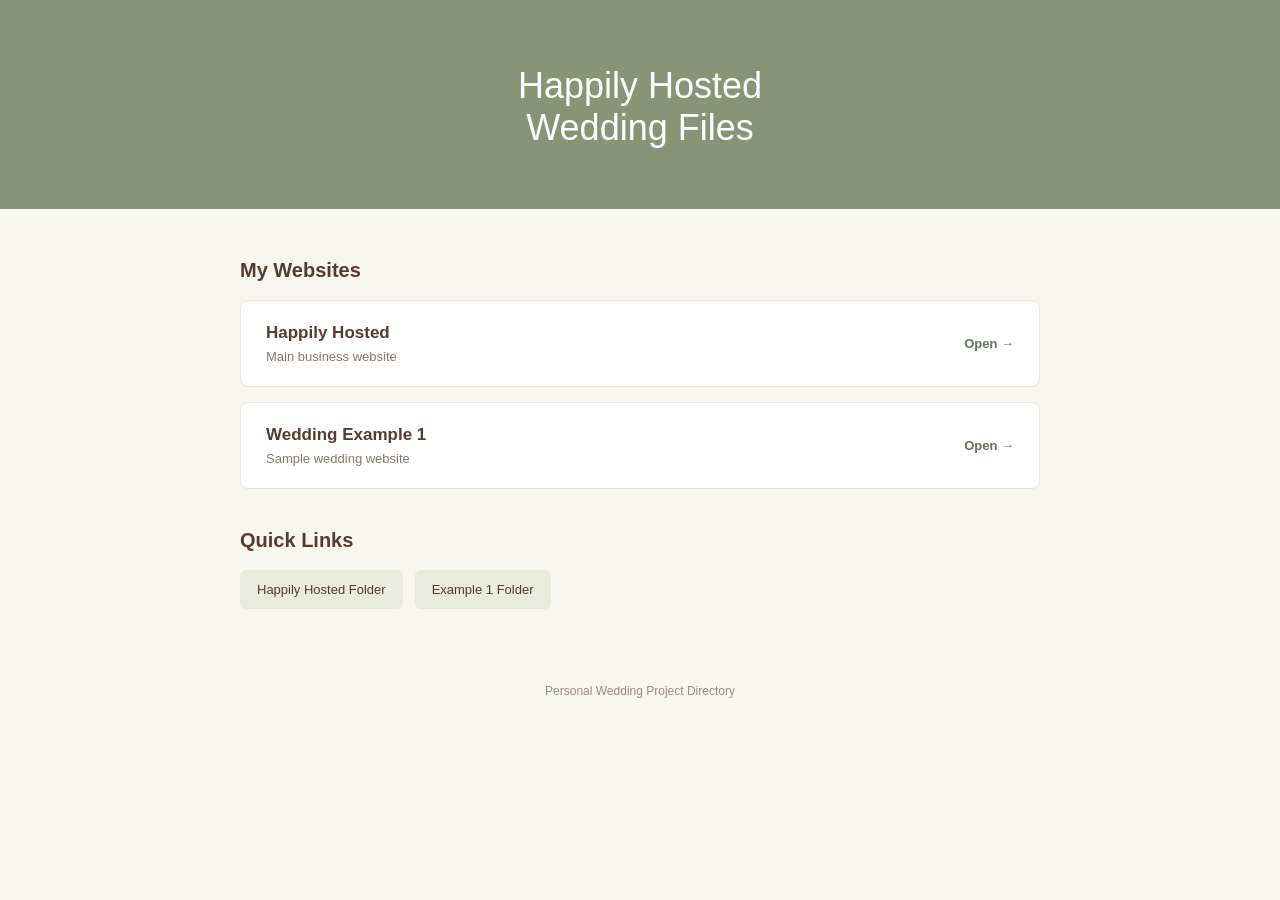
<file: index.html>
<!DOCTYPE html>
<html lang="en">
  <link rel="icon" type="image/png" sizes="16x16" href="favicon-16x16.png">
<link rel="icon" type="image/png" sizes="32x32" href="favicon-32x32.png">
<link rel="icon" href="favicon.ico">
<link rel="apple-touch-icon" href="apple-touch-icon.png">
<link rel="manifest" href="site.webmanifest">
<head>
  <meta charset="UTF-8">
  <meta name="viewport" content="width=device-width, initial-scale=1.0">
  <title>Wedding Files Dashboard</title>
  <link rel="stylesheet" href="index.css">
</head>

<body>

  <header class="page-header">
    <h1>Happily Hosted <br>Wedding Files</h1>
  </header>

  <main class="dashboard">

    <section class="project-section">
      <h2>My Websites</h2>

      <div class="project-list">

        <a class="project-card" href="Happily Hosted/index.html">
          <div>
            <h3>Happily Hosted</h3>
            <p>Main business website</p>
          </div>
          <span>Open →</span>
        </a>

        <a class="project-card" href="Happily Hosted/example1/index.html">
          <div>
            <h3>Wedding Example 1</h3>
            <p>Sample wedding website</p>
          </div>
          <span>Open →</span>
        </a>

      </div>
    </section>

    <section class="project-section">
      <h2>Quick Links</h2>

      <div class="quick-links">
        <a href="Happily Hosted/">Happily Hosted Folder</a>
        <a href="Happily Hosted/example1/">Example 1 Folder</a>
      </div>
    </section>

  </main>

  <footer>
    <p>Personal Wedding Project Directory</p>
  </footer>

</body>
</html>
</file>
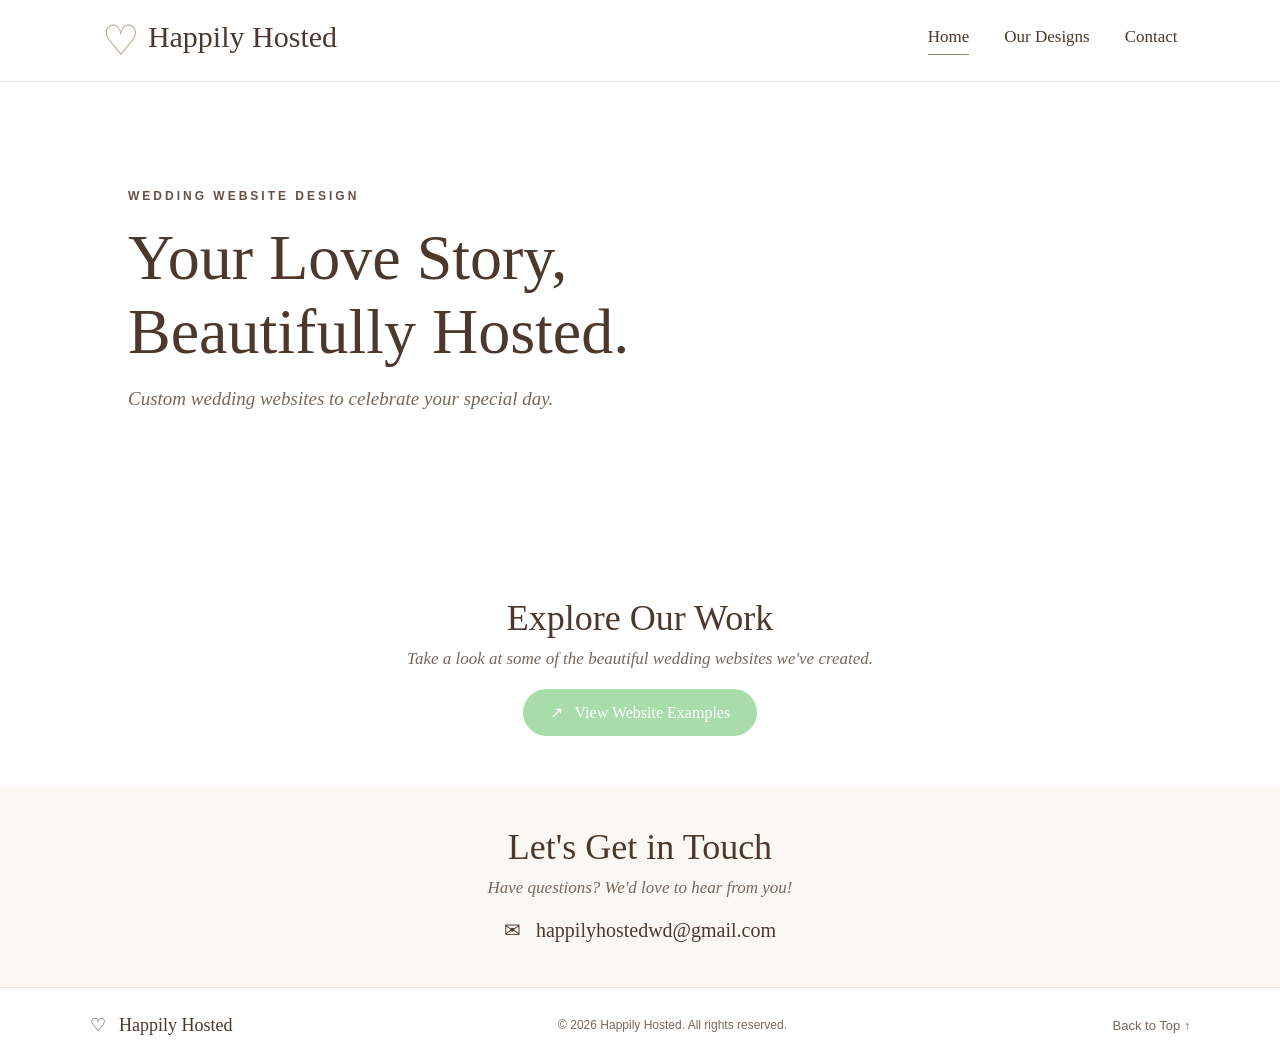
<file: Happily Hosted/index.html>
<!DOCTYPE html>
<html lang="en">
     <link rel="icon" type="image/png" sizes="16x16" href="favicon-16x16.png">
<link rel="icon" type="image/png" sizes="32x32" href="favicon-32x32.png">
<link rel="icon" href="favicon.ico">
<link rel="apple-touch-icon" href="apple-touch-icon.png">
<link rel="manifest" href="site.webmanifest">
<head>
    <meta charset="UTF-8">
    <meta name="viewport" content="width=device-width, initial-scale=1.0">

    <title>Happily Hosted | Wedding Website Design</title>

    <link rel="preconnect" href="https://fonts.googleapis.com">
    <link rel="preconnect" href="https://fonts.gstatic.com" crossorigin>

    <link rel="stylesheet" href="style.css">
</head>

<body>

    <!-- Navigation -->
    <header class="header">

        <a href="#home" class="logo">
            <span class="heart">♡</span>
            Happily Hosted
        </a>

        <nav>
            <a href="#home" class="active">Home</a>
            <a href="#designs">Our Designs</a>
            <a href="#contact">Contact</a>
        </nav>

    </header>


    <!-- Hero Section -->
    <section class="hero" id="home">

        <div class="hero-content">

            <p class="eyebrow">WEDDING WEBSITE DESIGN</p>

            <h1>
                Your Love Story,<br>
                Beautifully Hosted.
            </h1>

            <p class="subtitle">
                Custom wedding websites to celebrate your special day.
            </p>

        </div>

        <div class="hero-image"></div>

    </section>


    <!-- Portfolio Section -->
    <section class="portfolio" id="designs">

        <div class="portfolio-content">

            <h2>Explore Our Work</h2>

            <p>
                Take a look at some of the beautiful wedding
                websites we've created.
            </p>

            <a href="example1/index.html" class="button">
                ↗ &nbsp; View Website Examples
            </a>

        </div>

    </section>


    <!-- Contact Section -->
    <section class="contact" id="contact">

        <h2>Let's Get in Touch</h2>

        <p>
            Have questions? We'd love to hear from you!
        </p>

        <a href="mailto:happilyhostedwd@gmail.com" class="email">
            ✉ &nbsp; happilyhostedwd@gmail.com
        </a>

    </section>


    <!-- Footer -->
    <footer class="footer">

        <div class="footer-logo">
            ♡ &nbsp; Happily Hosted
        </div>

        <p>
            © 2026 Happily Hosted. All rights reserved.
        </p>

        <a href="#home">Back to Top ↑</a>

    </footer>

</body>
</html>
</file>
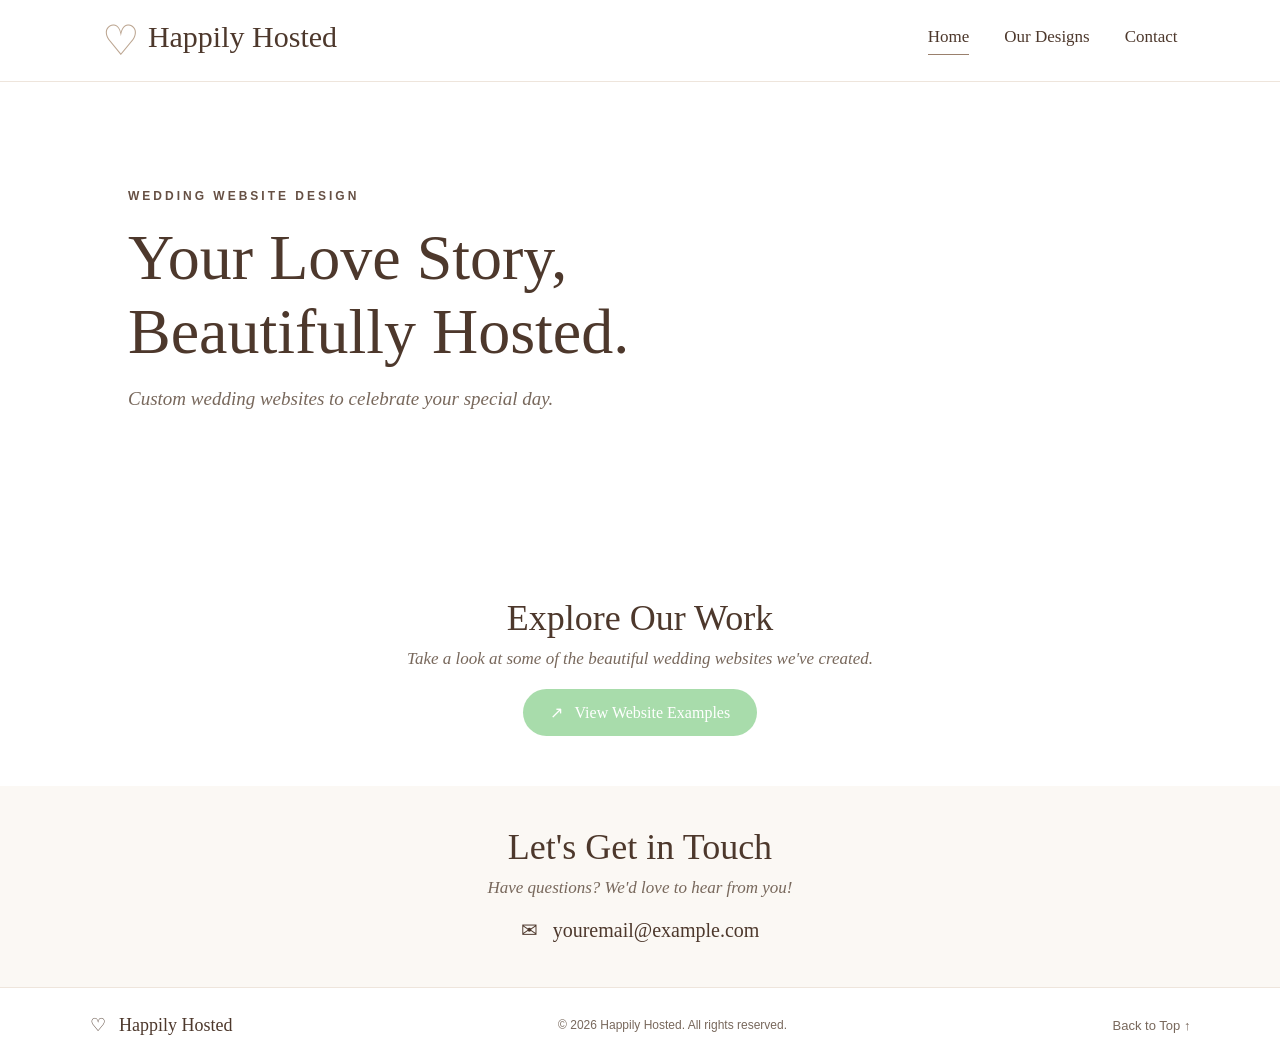
<file: wedding files/Happily Hosted/index.html>
<!DOCTYPE html>
<html lang="en">
<head>
    <meta charset="UTF-8">
    <meta name="viewport" content="width=device-width, initial-scale=1.0">

    <title>Happily Hosted | Wedding Website Design</title>

    <link rel="preconnect" href="https://fonts.googleapis.com">
    <link rel="preconnect" href="https://fonts.gstatic.com" crossorigin>

    <link rel="stylesheet" href="style.css">
</head>

<body>

    <!-- Navigation -->
    <header class="header">

        <a href="#home" class="logo">
            <span class="heart">♡</span>
            Happily Hosted
        </a>

        <nav>
            <a href="#home" class="active">Home</a>
            <a href="#designs">Our Designs</a>
            <a href="#contact">Contact</a>
        </nav>

    </header>


    <!-- Hero Section -->
    <section class="hero" id="home">

        <div class="hero-content">

            <p class="eyebrow">WEDDING WEBSITE DESIGN</p>

            <h1>
                Your Love Story,<br>
                Beautifully Hosted.
            </h1>

            <p class="subtitle">
                Custom wedding websites to celebrate your special day.
            </p>

        </div>

        <div class="hero-image"></div>

    </section>


    <!-- Portfolio Section -->
    <section class="portfolio" id="designs">

        <div class="portfolio-content">

            <h2>Explore Our Work</h2>

            <p>
                Take a look at some of the beautiful wedding
                websites we've created.
            </p>

            <a href="example1/index.html" class="button">
                ↗ &nbsp; View Website Examples
            </a>

        </div>

    </section>


    <!-- Contact Section -->
    <section class="contact" id="contact">

        <h2>Let's Get in Touch</h2>

        <p>
            Have questions? We'd love to hear from you!
        </p>

        <a href="mailto:youremail@example.com" class="email">
            ✉ &nbsp; youremail@example.com
        </a>

    </section>


    <!-- Footer -->
    <footer class="footer">

        <div class="footer-logo">
            ♡ &nbsp; Happily Hosted
        </div>

        <p>
            © 2026 Happily Hosted. All rights reserved.
        </p>

        <a href="#home">Back to Top ↑</a>

    </footer>

</body>
</html>
</file>
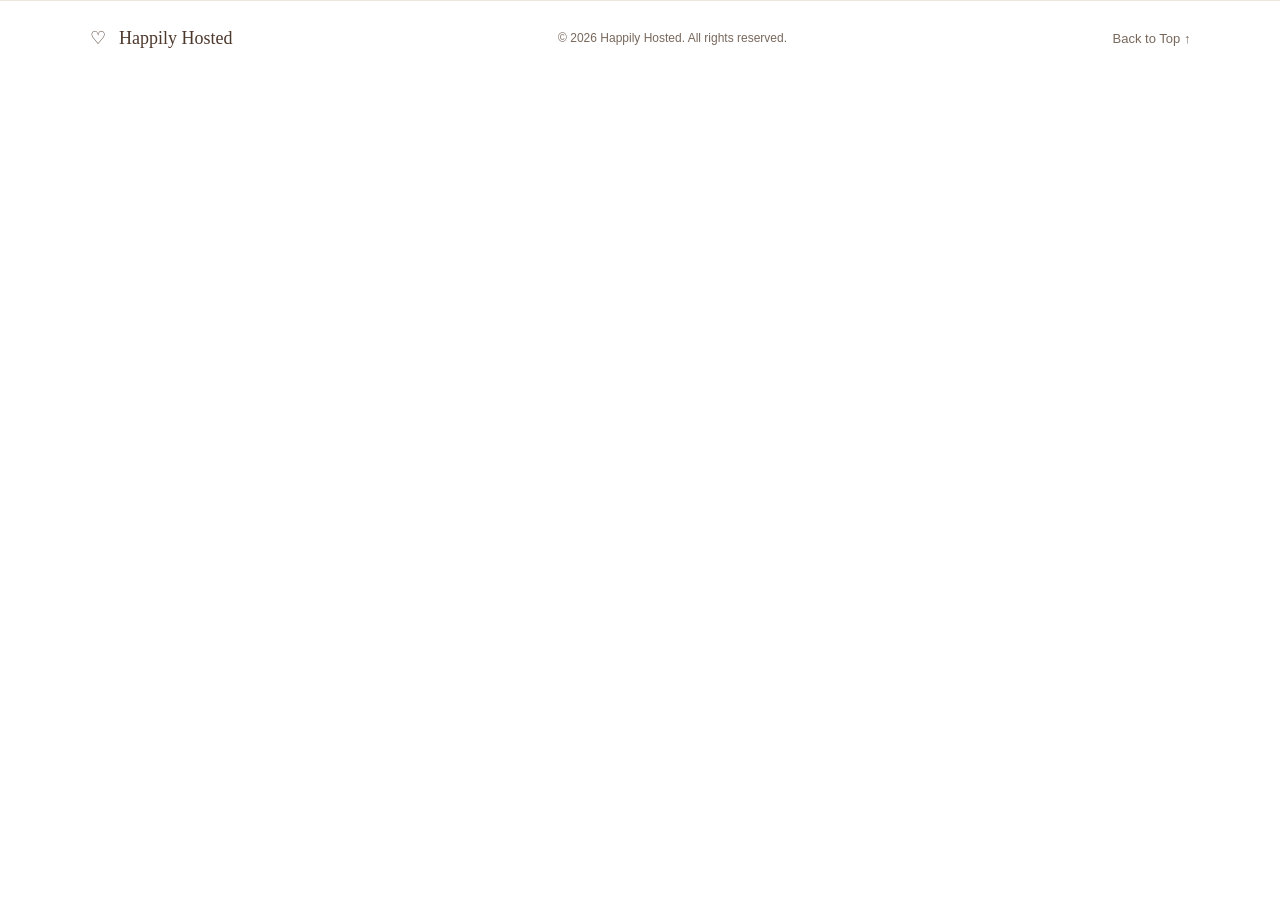
<file: Happily Hosted/our-designs.html>
<!DOCTYPE html>
<html lang="en">
     <link rel="icon" type="image/png" sizes="16x16" href="favicon-16x16.png">
<link rel="icon" type="image/png" sizes="32x32" href="favicon-32x32.png">
<link rel="icon" href="favicon.ico">
<link rel="apple-touch-icon" href="apple-touch-icon.png">
<link rel="manifest" href="site.webmanifest">
<head>
    <meta charset="UTF-8">
    <meta name="viewport" content="width=device-width, initial-scale=1.0">

    <title>Happily Hosted | Wedding Website Design</title>

    <link rel="preconnect" href="https://fonts.googleapis.com">
    <link rel="preconnect" href="https://fonts.gstatic.com" crossorigin>

    <link rel="stylesheet" href="style.css">
</head>
<body>

</body>
<footer class="footer">

    <div class="footer-logo">
            ♡ &nbsp; Happily Hosted
    </div>

    <p>
            © 2026 Happily Hosted. All rights reserved.
    </p>

    <a href="#home">Back to Top ↑</a>
</footer>

</html>
</file>
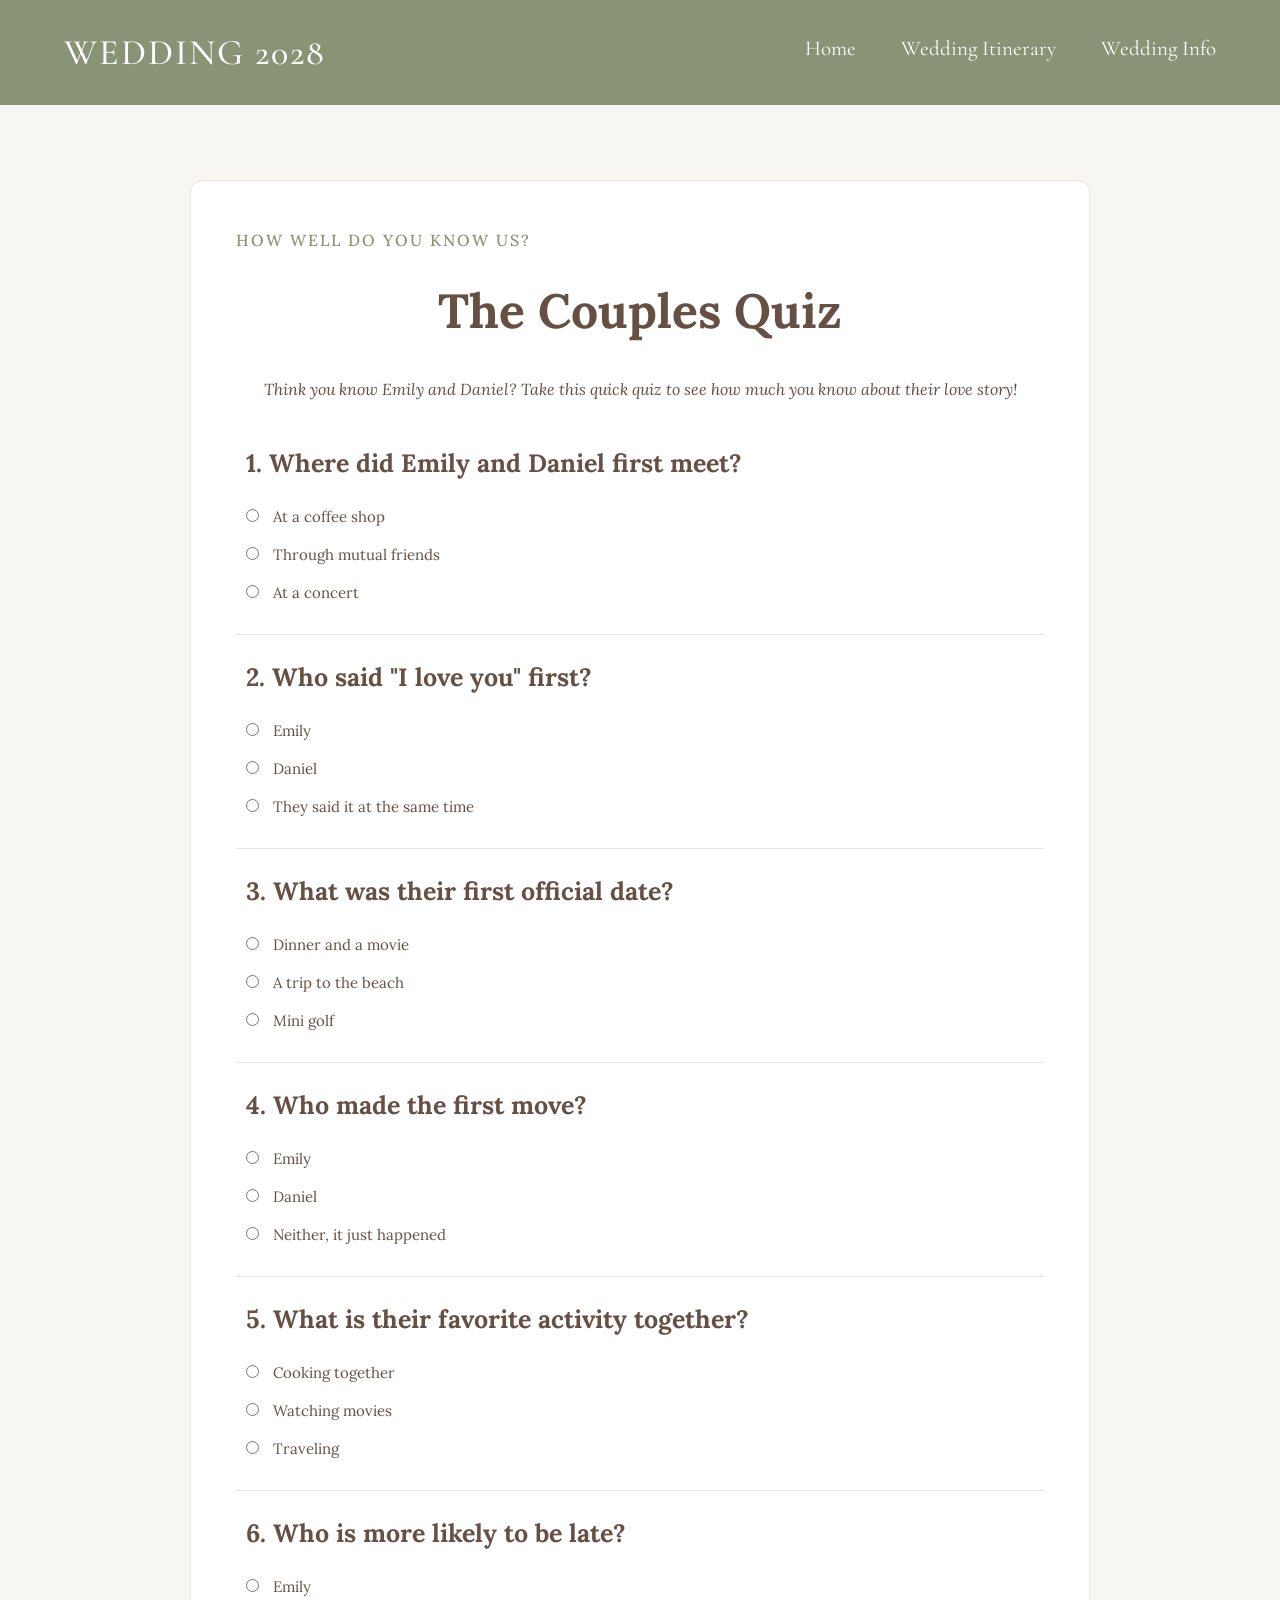
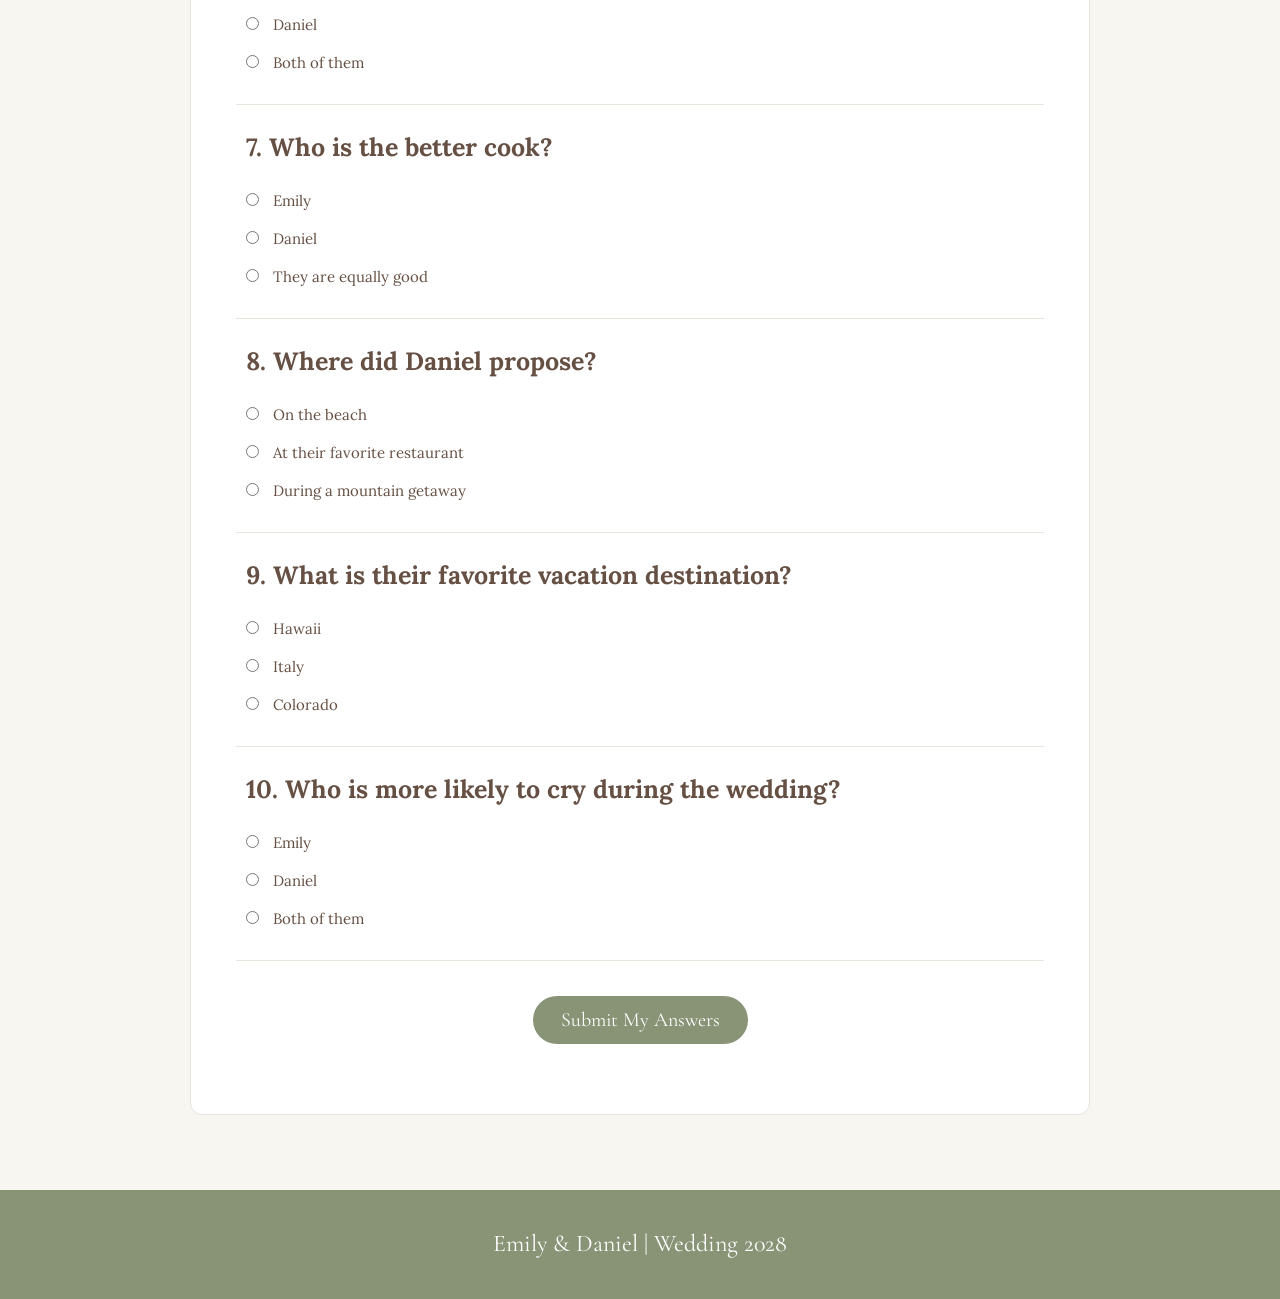
<file: Happily Hosted/example1/about.html>
<!DOCTYPE html>
<html lang="en">
     <link rel="icon" type="image/png" sizes="16x16" href="favicon-16x16.png">
<link rel="icon" type="image/png" sizes="32x32" href="favicon-32x32.png">
<link rel="icon" href="favicon.ico">
<link rel="apple-touch-icon" href="apple-touch-icon.png">
<link rel="manifest" href="site.webmanifest">
<head>
    <meta charset="UTF-8">
    <meta name="viewport" content="width=device-width, initial-scale=1.0">
    <title>Couples Quiz | Wedding 2028</title>
    <link rel="stylesheet" href="examples.css">
</head>

<body>

<header class="navbar">
    <a class="logo" href="index.html">WEDDING 2028</a>

    <nav class="nav-links" aria-label="Main navigation">
        <a href="index.html">Home</a>
        <a href="services.html">Wedding Itinerary</a>
        <a href="info.html">Wedding Info</a>
    </nav>
</header>

<main class="quiz-section">

    <div class="quiz-card">

        <p class="itinerary-subtitle">HOW WELL DO YOU KNOW US?</p>

        <h1>The Couples Quiz</h1>

        <p class="quiz-intro">
            Think you know Emily and Daniel?
            Take this quick quiz to see how much you know about
            their love story!
        </p>

        <form id="couplesQuiz">

            <div class="quiz-question">
                <h2>1. Where did Emily and Daniel first meet?</h2>

                <label><input type="radio" name="q1" value="a"> At a coffee shop</label>
                <label><input type="radio" name="q1" value="b"> Through mutual friends</label>
                <label><input type="radio" name="q1" value="c"> At a concert</label>
            </div>

            <div class="quiz-question">
                <h2>2. Who said "I love you" first?</h2>

                <label><input type="radio" name="q2" value="a"> Emily</label>
                <label><input type="radio" name="q2" value="b"> Daniel</label>
                <label><input type="radio" name="q2" value="c"> They said it at the same time</label>
            </div>

            <div class="quiz-question">
                <h2>3. What was their first official date?</h2>

                <label><input type="radio" name="q3" value="a"> Dinner and a movie</label>
                <label><input type="radio" name="q3" value="b"> A trip to the beach</label>
                <label><input type="radio" name="q3" value="c"> Mini golf</label>
            </div>

            <div class="quiz-question">
                <h2>4. Who made the first move?</h2>

                <label><input type="radio" name="q4" value="a"> Emily</label>
                <label><input type="radio" name="q4" value="b"> Daniel</label>
                <label><input type="radio" name="q4" value="c"> Neither, it just happened</label>
            </div>

            <div class="quiz-question">
                <h2>5. What is their favorite activity together?</h2>

                <label><input type="radio" name="q5" value="a"> Cooking together</label>
                <label><input type="radio" name="q5" value="b"> Watching movies</label>
                <label><input type="radio" name="q5" value="c"> Traveling</label>
            </div>

            <div class="quiz-question">
                <h2>6. Who is more likely to be late?</h2>

                <label><input type="radio" name="q6" value="a"> Emily</label>
                <label><input type="radio" name="q6" value="b"> Daniel</label>
                <label><input type="radio" name="q6" value="c"> Both of them</label>
            </div>

            <div class="quiz-question">
                <h2>7. Who is the better cook?</h2>

                <label><input type="radio" name="q7" value="a"> Emily</label>
                <label><input type="radio" name="q7" value="b"> Daniel</label>
                <label><input type="radio" name="q7" value="c"> They are equally good</label>
            </div>

            <div class="quiz-question">
                <h2>8. Where did Daniel propose?</h2>

                <label><input type="radio" name="q8" value="a"> On the beach</label>
                <label><input type="radio" name="q8" value="b"> At their favorite restaurant</label>
                <label><input type="radio" name="q8" value="c"> During a mountain getaway</label>
            </div>

            <div class="quiz-question">
                <h2>9. What is their favorite vacation destination?</h2>

                <label><input type="radio" name="q9" value="a"> Hawaii</label>
                <label><input type="radio" name="q9" value="b"> Italy</label>
                <label><input type="radio" name="q9" value="c"> Colorado</label>
            </div>

            <div class="quiz-question">
                <h2>10. Who is more likely to cry during the wedding?</h2>

                <label><input type="radio" name="q10" value="a"> Emily</label>
                <label><input type="radio" name="q10" value="b"> Daniel</label>
                <label><input type="radio" name="q10" value="c"> Both of them</label>
            </div>

            <button type="submit" class="quiz-submit">
                Submit My Answers
            </button>

        </form>

        <div id="quizResult" class="quiz-result"></div>

    </div>

</main>

<footer id="contact">
    <p>Emily & Daniel | Wedding 2028</p>
</footer>

<script>
const answers = {
    q1: "b",
    q2: "b",
    q3: "c",
    q4: "b",
    q5: "c",
    q6: "a",
    q7: "a",
    q8: "a",
    q9: "b",
    q10: "c"
};

document.getElementById("couplesQuiz").addEventListener("submit", function(event) {
    event.preventDefault();

    let score = 0;
    const total = Object.keys(answers).length;

    for (let question in answers) {
        const selected = document.querySelector(
            'input[name="' + question + '"]:checked'
        );

        if (selected && selected.value === answers[question]) {
            score++;
        }
    }

    const result = document.getElementById("quizResult");

    result.innerHTML =
        "<h2>You scored " + score + " out of " + total + "!</h2>" +
        "<p>" +
        (score === 10
            ? "Perfect score! You know Emily and Daniel so well!"
            : score >= 7
            ? "Great job! You know this couple pretty well!"
            : score >= 4
            ? "Not bad! You still have a few things to learn about the happy couple!"
            : "Looks like you need to spend a little more time with Emily and Daniel!") +
        "</p>";
    
    result.scrollIntoView({ behavior: "smooth" });
});
</script>

</body>
</html>
</file>
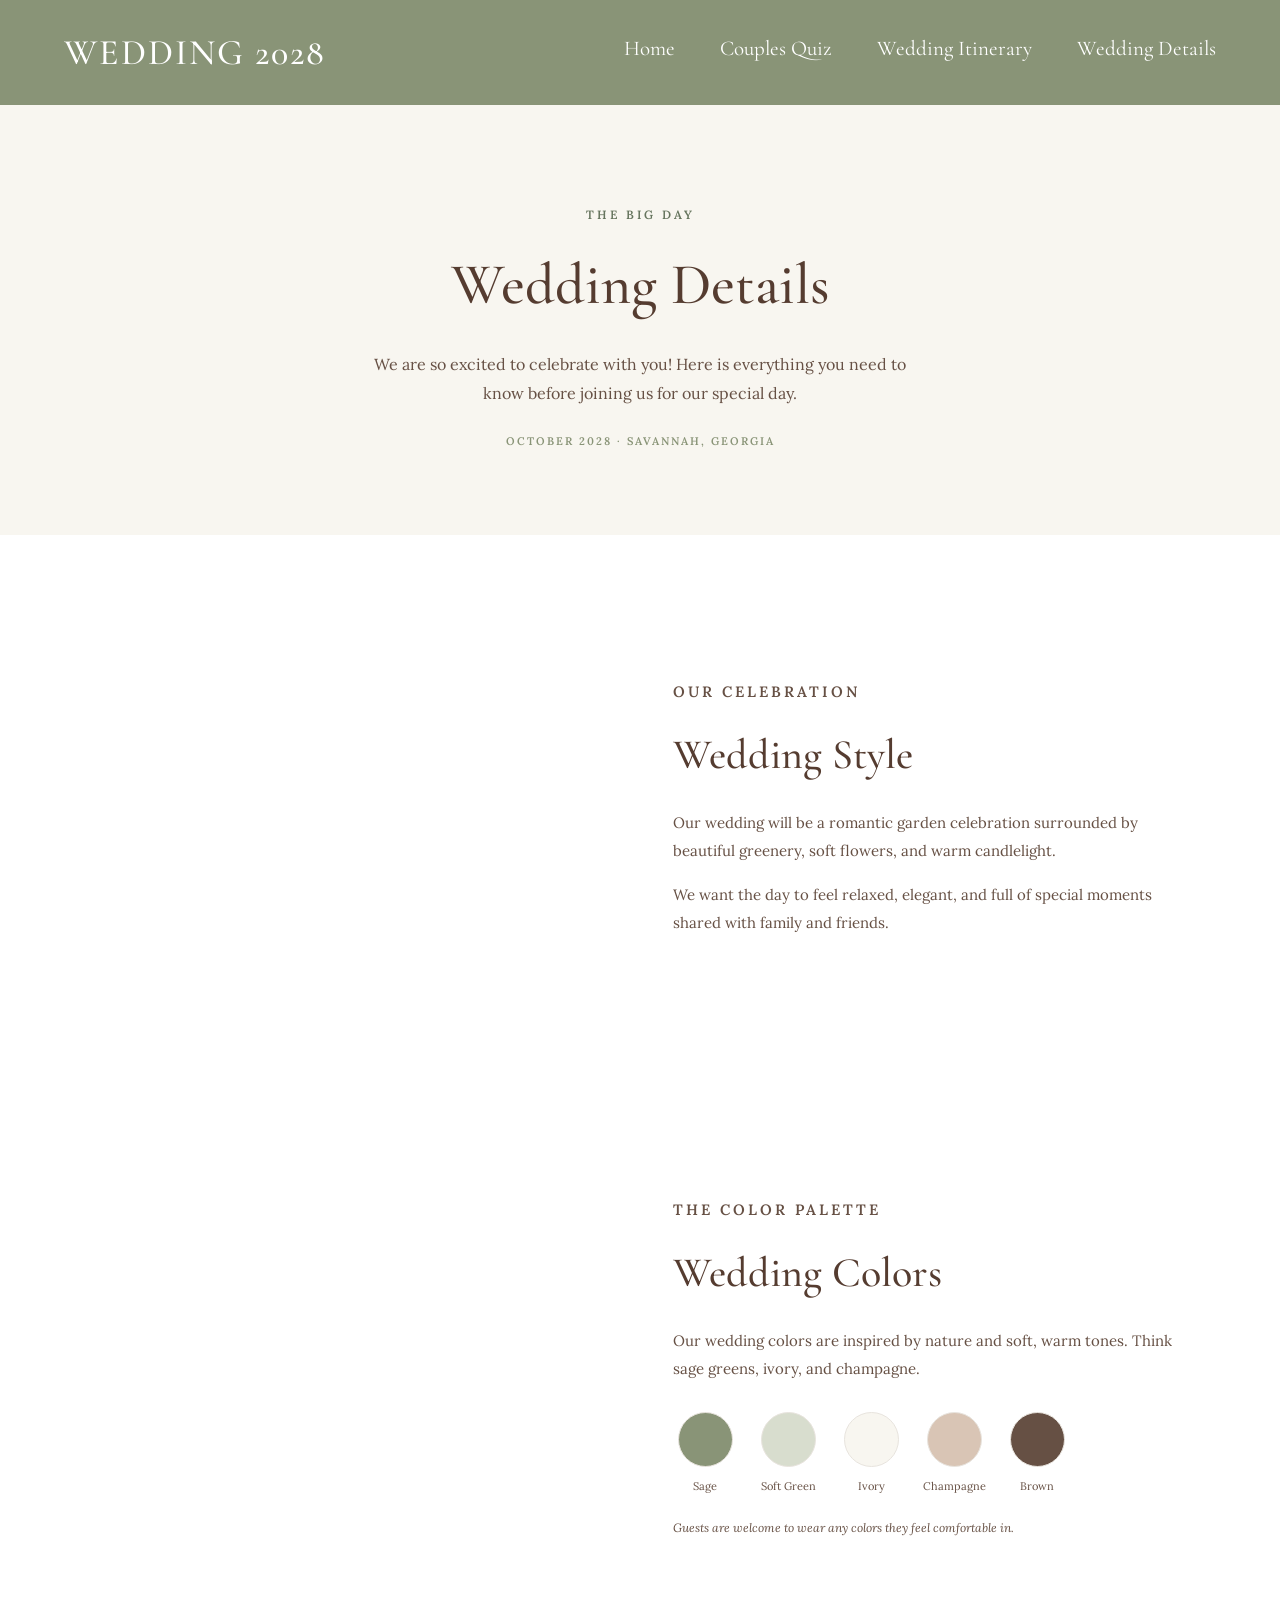
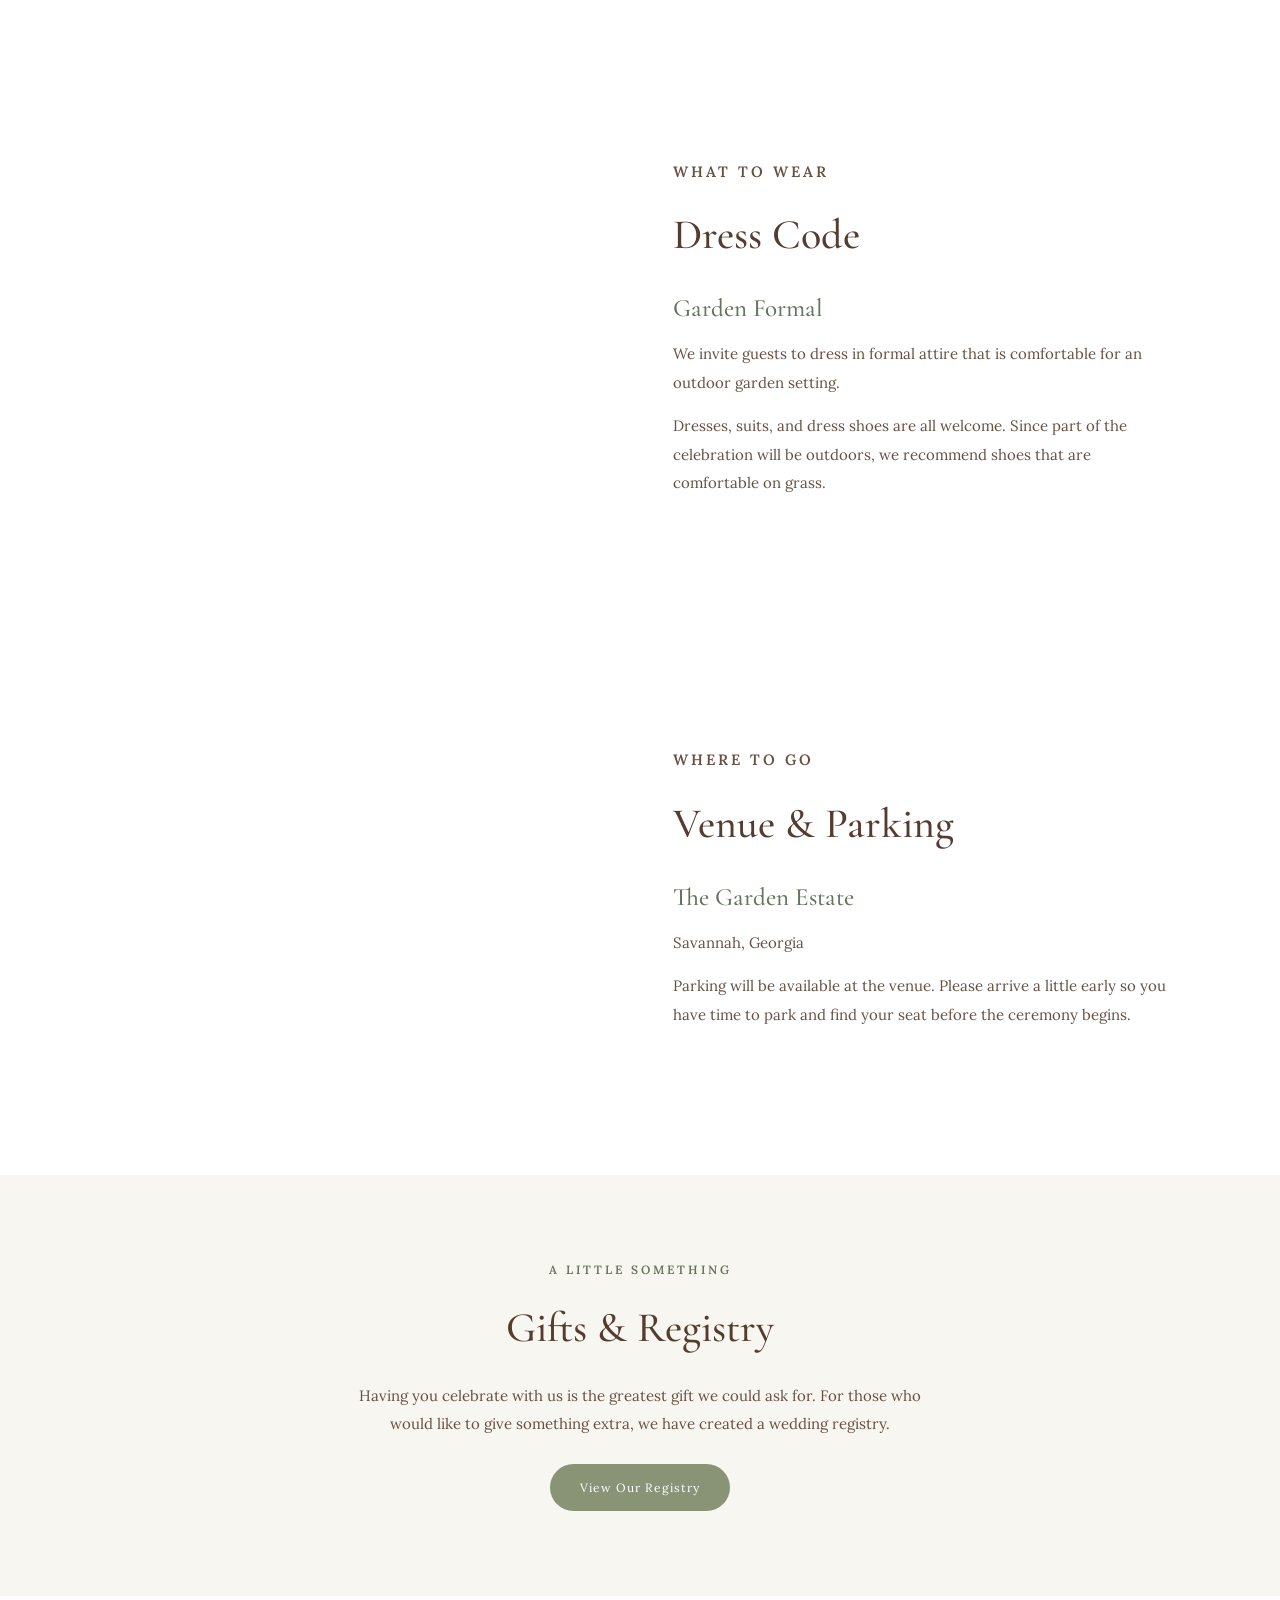
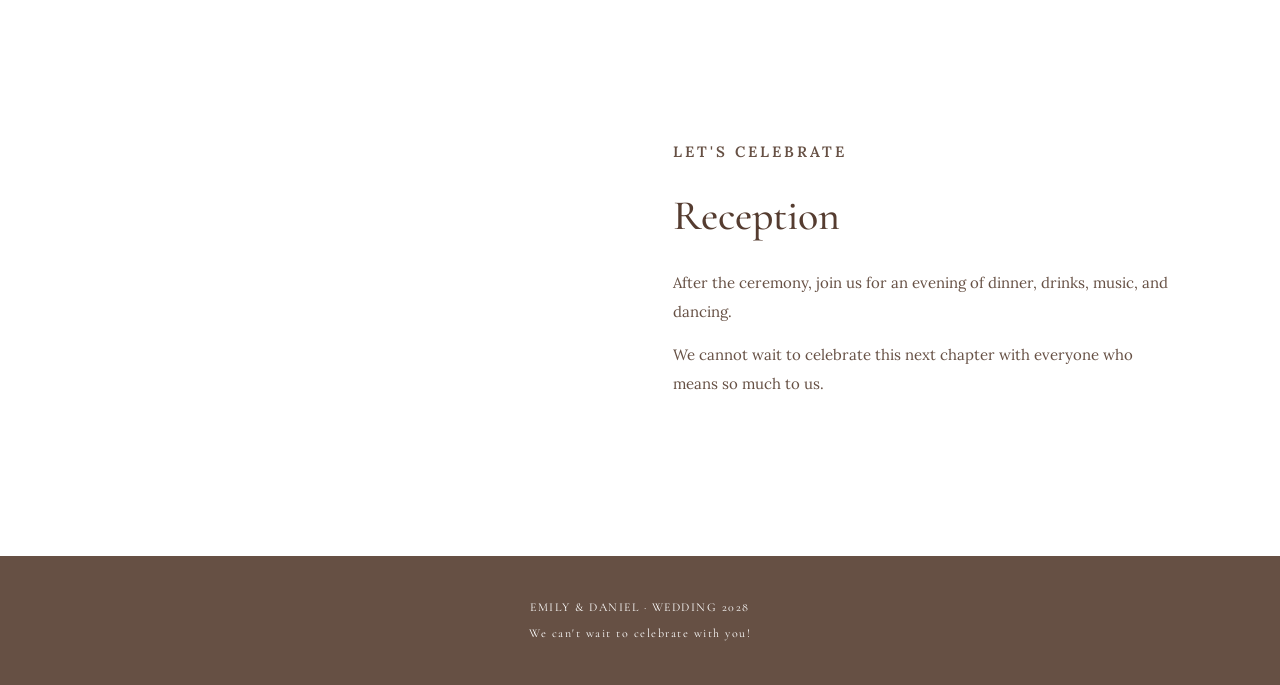
<file: Happily Hosted/example1/info.html>
<!DOCTYPE html>
<html lang="en">
   <link rel="icon" type="image/png" sizes="16x16" href="favicon-16x16.png">
<link rel="icon" type="image/png" sizes="32x32" href="favicon-32x32.png">
<link rel="icon" href="favicon.ico">
<link rel="apple-touch-icon" href="apple-touch-icon.png">
<link rel="manifest" href="site.webmanifest">
<head>
  <meta charset="UTF-8">
  <meta name="viewport" content="width=device-width, initial-scale=1.0">
  <title>Wedding Details | Emily & Daniel</title>
  <link rel="stylesheet" href="examples.css">
</head>

<body>

  <header class="navbar">
    <a class="logo" href="index.html">WEDDING 2028</a>

    <nav class="nav-links" aria-label="Main navigation">
      <a href="index.html">Home</a>
      <a href="about.html">Couples Quiz</a>
      <a href="services.html">Wedding Itinerary</a>
      <a href="info.html">Wedding Details</a>
    </nav>
  </header>

  <main>

    <!-- Page Introduction -->
    <section class="details-hero">
      <p class="details-eyebrow">THE BIG DAY</p>
      <h1>Wedding Details</h1>
      <p class="details-intro">
        We are so excited to celebrate with you!
        Here is everything you need to know before joining us
        for our special day.
      </p>
      <p class="details-date">OCTOBER 2028 · SAVANNAH, GEORGIA</p>
    </section>

    <!-- Wedding Style -->
    <section class="details-section">
      <div class="details-image style-image"></div>

      <div class="details-content">
        <p class="details-eyebrow">OUR CELEBRATION</p>
        <h2>Wedding Style</h2>
        <p>
          Our wedding will be a romantic garden celebration
          surrounded by beautiful greenery, soft flowers, and
          warm candlelight.
        </p>
        <p>
          We want the day to feel relaxed, elegant, and full of
          special moments shared with family and friends.
        </p>
      </div>
    </section>

    <!-- Wedding Colors -->
    <section class="details-section reverse">
      <div class="details-content">
        <p class="details-eyebrow">THE COLOR PALETTE</p>
        <h2>Wedding Colors</h2>
        <p>
          Our wedding colors are inspired by nature and soft,
          warm tones. Think sage greens, ivory, and champagne.
        </p>

        <div class="color-palette">
          <div class="color-item">
            <span class="color-swatch sage"></span>
            <p>Sage</p>
          </div>

          <div class="color-item">
            <span class="color-swatch soft-green"></span>
            <p>Soft Green</p>
          </div>

          <div class="color-item">
            <span class="color-swatch ivory"></span>
            <p>Ivory</p>
          </div>

          <div class="color-item">
            <span class="color-swatch champagne"></span>
            <p>Champagne</p>
          </div>

          <div class="color-item">
            <span class="color-swatch brown"></span>
            <p>Brown</p>
          </div>
        </div>

        <p class="small-note">
          Guests are welcome to wear any colors they feel comfortable in.
        </p>
      </div>

      <div class="details-image colors-image"></div>
    </section>

    <!-- Dress Code -->
    <section class="details-section">
      <div class="details-image dress-image"></div>

      <div class="details-content">
        <p class="details-eyebrow">WHAT TO WEAR</p>
        <h2>Dress Code</h2>
        <h3>Garden Formal</h3>
        <p>
          We invite guests to dress in formal attire that is
          comfortable for an outdoor garden setting.
        </p>
        <p>
          Dresses, suits, and dress shoes are all welcome.
          Since part of the celebration will be outdoors,
          we recommend shoes that are comfortable on grass.
        </p>
      </div>
    </section>

    <!-- Venue -->
    <section class="details-section reverse">
      <div class="details-content">
        <p class="details-eyebrow">WHERE TO GO</p>
        <h2>Venue & Parking</h2>
        <h3>The Garden Estate</h3>
        <p>
          Savannah, Georgia
        </p>
        <p>
          Parking will be available at the venue.
          Please arrive a little early so you have time to park
          and find your seat before the ceremony begins.
        </p>
      </div>

      <div class="details-image venue-image"></div>
    </section>

    <!-- Gifts -->
    <section class="gift-section">
      <p class="details-eyebrow">A LITTLE SOMETHING</p>
      <h2>Gifts & Registry</h2>
      <p>
        Having you celebrate with us is the greatest gift
        we could ask for. For those who would like to give
        something extra, we have created a wedding registry.
      </p>

      <a class="registry-button" href="#" target="_blank">
        View Our Registry
      </a>
    </section>

    <!-- Reception -->
    <section class="details-section">
      <div class="details-image reception-image"></div>

      <div class="details-content">
        <p class="details-eyebrow">LET'S CELEBRATE</p>
        <h2>Reception</h2>
        <p>
          After the ceremony, join us for an evening of dinner,
          drinks, music, and dancing.
        </p>
        <p>
          We cannot wait to celebrate this next chapter with
          everyone who means so much to us.
        </p>
      </div>
    </section>

  </main>

  <footer class="details-footer">
    <p>EMILY & DANIEL · WEDDING 2028</p>
    <p>We can't wait to celebrate with you!</p>
  </footer>

</body>
</html>
</file>
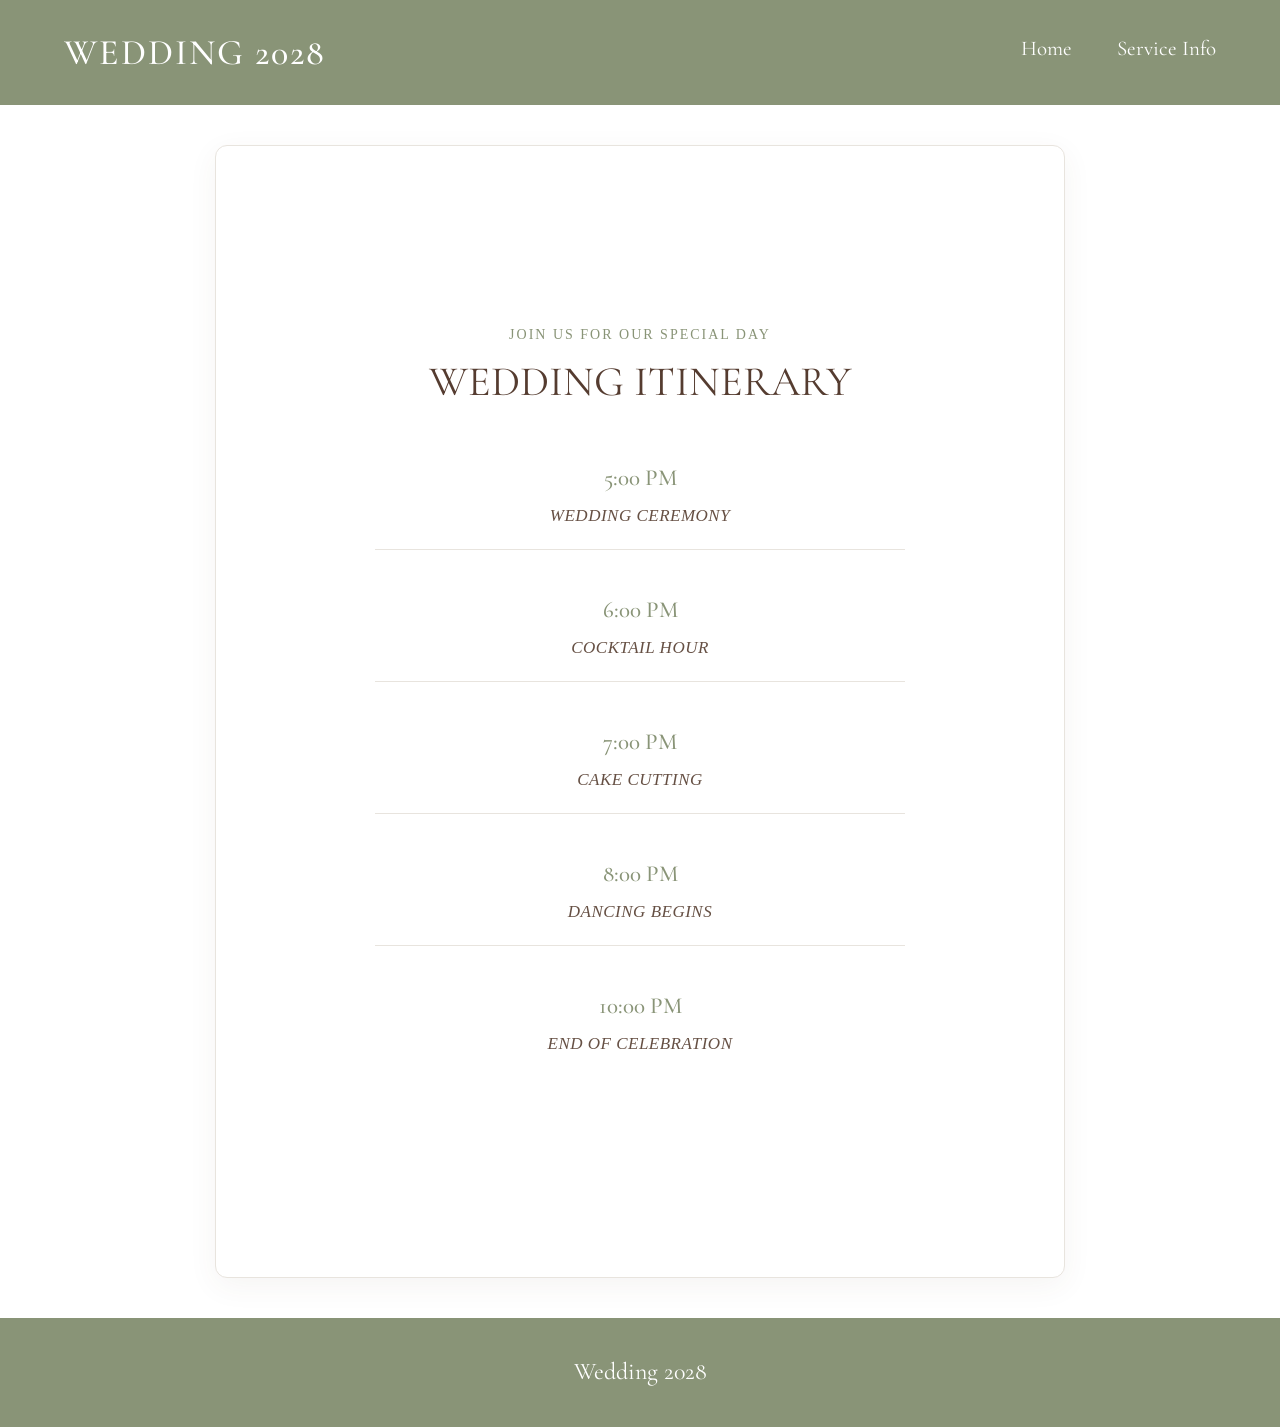
<file: Happily Hosted/example1/services.html>
<html lang="en">
   <link rel="icon" type="image/png" sizes="16x16" href="favicon-16x16.png">
<link rel="icon" type="image/png" sizes="32x32" href="favicon-32x32.png">
<link rel="icon" href="favicon.ico">
<link rel="apple-touch-icon" href="apple-touch-icon.png">
<link rel="manifest" href="site.webmanifest">
<head>
  <meta charset="UTF-8">
  <meta name="viewport" content="width=device-width, initial-scale=1.0">
  <title>Wedding 2028</title>
    <link rel="stylesheet" href="examples.css">
</head>

  <header class="navbar">
    <a class="logo" href="index.html">WEDDING 2028</a>

    <nav class="nav-links" aria-label="Main navigation">
      <a href="index.html">Home</a>
      <a href="info.html">Service Info</a>
    </nav>
    </header>
    <body>
<section class="itinerary-section">
  <div class="itinerary-card">
    <div class="itinerary-content">
      <p class="itinerary-subtitle">JOIN US FOR OUR SPECIAL DAY</p>
      <h1>Wedding Itinerary</h1>

      <div class="itinerary-event">
        <h2>5:00 PM</h2>
        <p>Wedding Ceremony</p>
      </div>

      <div class="itinerary-event">
        <h2>6:00 PM</h2>
        <p>Cocktail Hour</p>
      </div>

      <div class="itinerary-event">
        <h2>7:00 PM</h2>
        <p>Cake Cutting</p>
      </div>

      <div class="itinerary-event">
        <h2>8:00 PM</h2>
        <p>Dancing Begins</p>
      </div>

      <div class="itinerary-event">
        <h2>10:00 PM</h2>
        <p>End of Celebration</p>
      </div>
    </div>
  </div>
</section>
    </body>

    <footer id="contact">
    <p>Wedding 2028</p>
  </footer>
    </html>
</file>
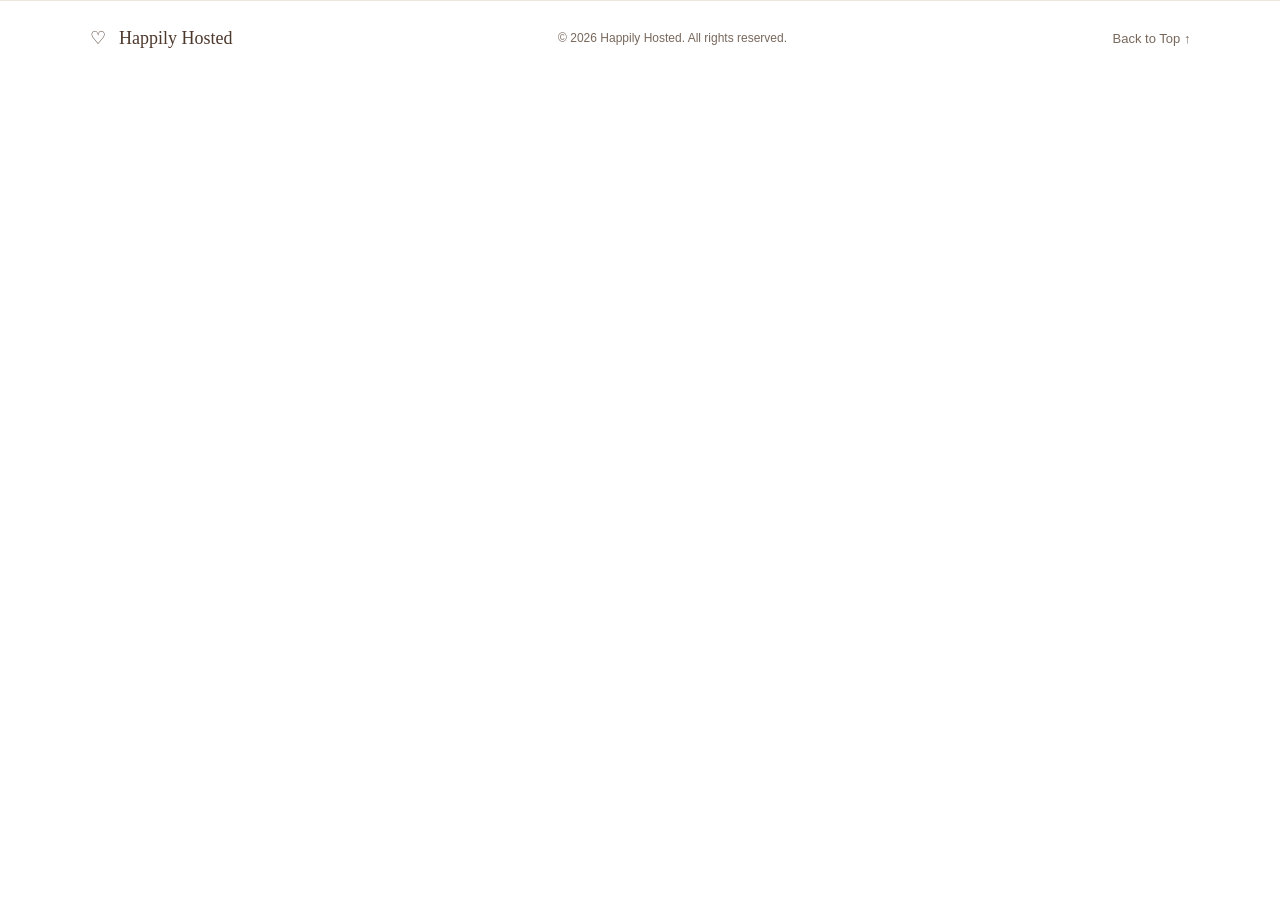
<file: wedding files/Happily Hosted/our-designs.html>
<!DOCTYPE html>
<html lang="en">
<head>
    <meta charset="UTF-8">
    <meta name="viewport" content="width=device-width, initial-scale=1.0">

    <title>Happily Hosted | Wedding Website Design</title>

    <link rel="preconnect" href="https://fonts.googleapis.com">
    <link rel="preconnect" href="https://fonts.gstatic.com" crossorigin>

    <link rel="stylesheet" href="style.css">
</head>
<body>

</body>
<footer class="footer">

    <div class="footer-logo">
            ♡ &nbsp; Happily Hosted
    </div>

    <p>
            © 2026 Happily Hosted. All rights reserved.
    </p>

    <a href="#home">Back to Top ↑</a>
</footer>

</html>
</file>
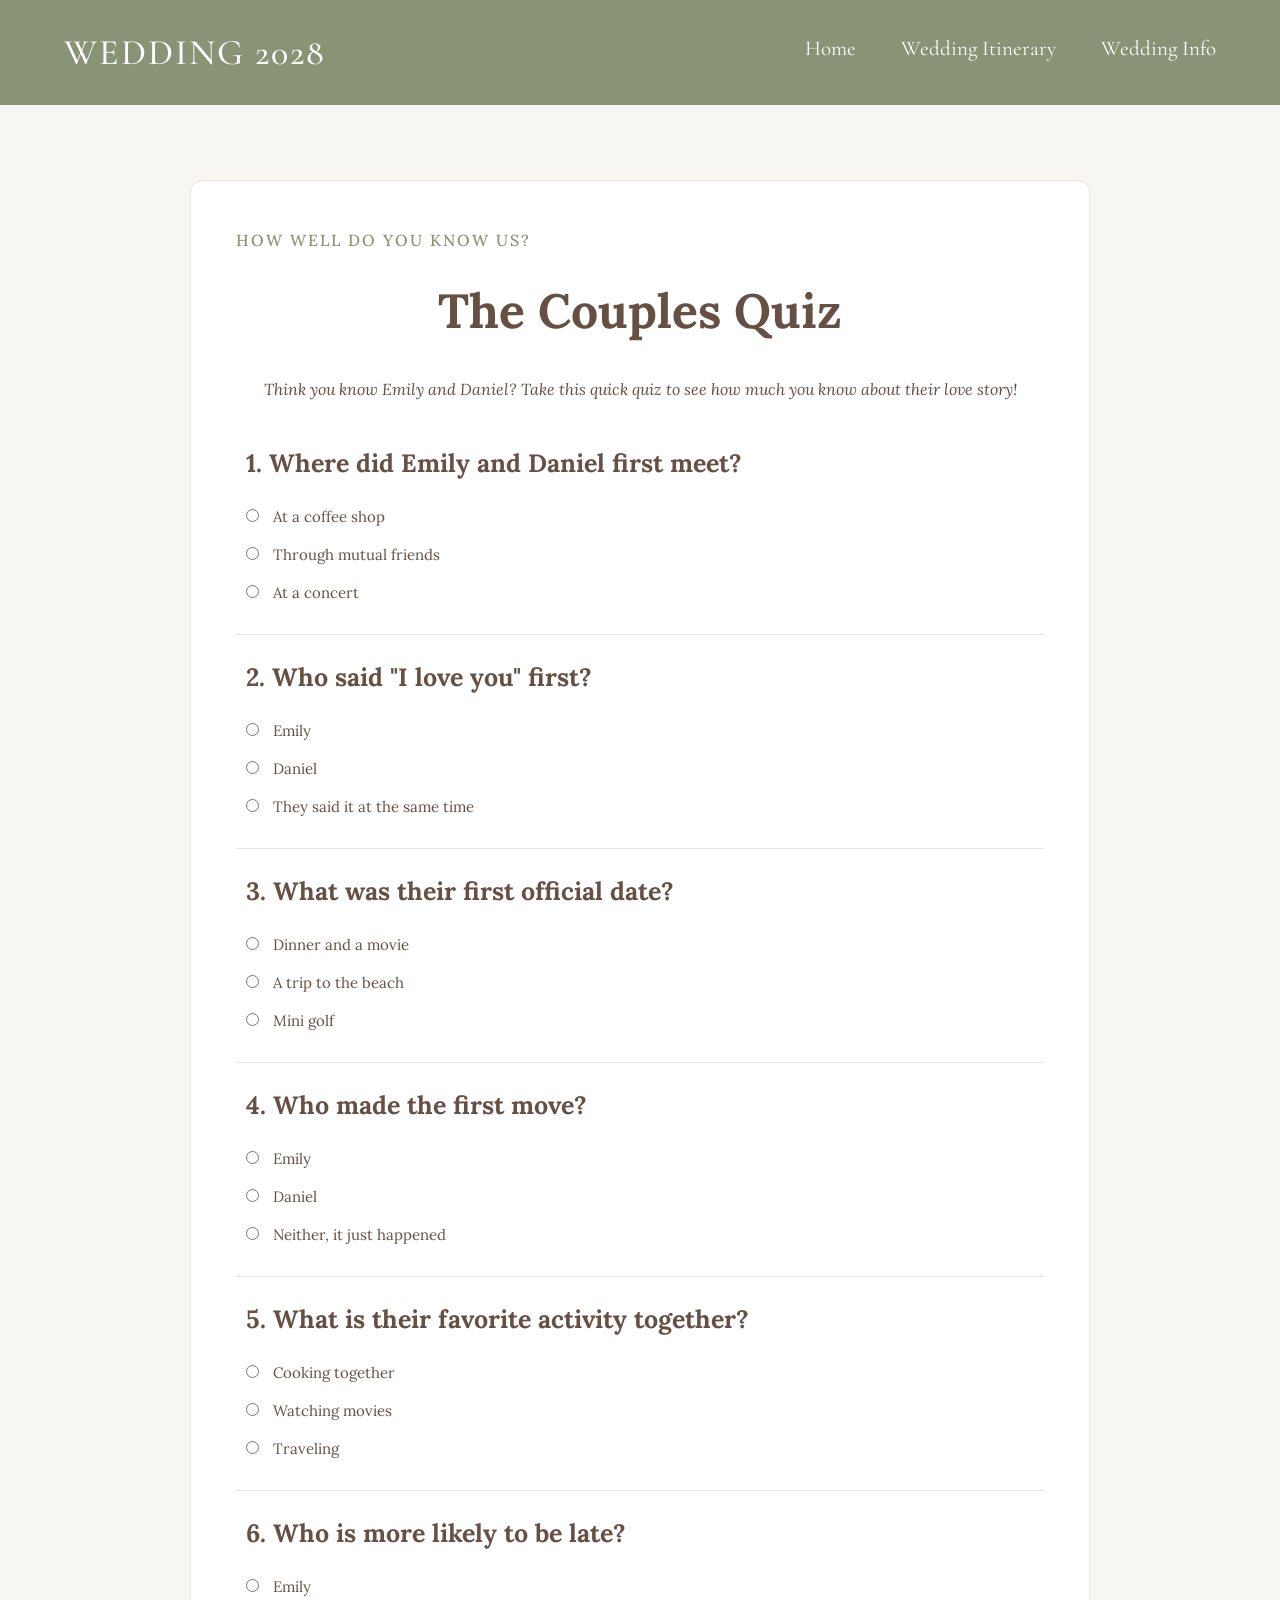
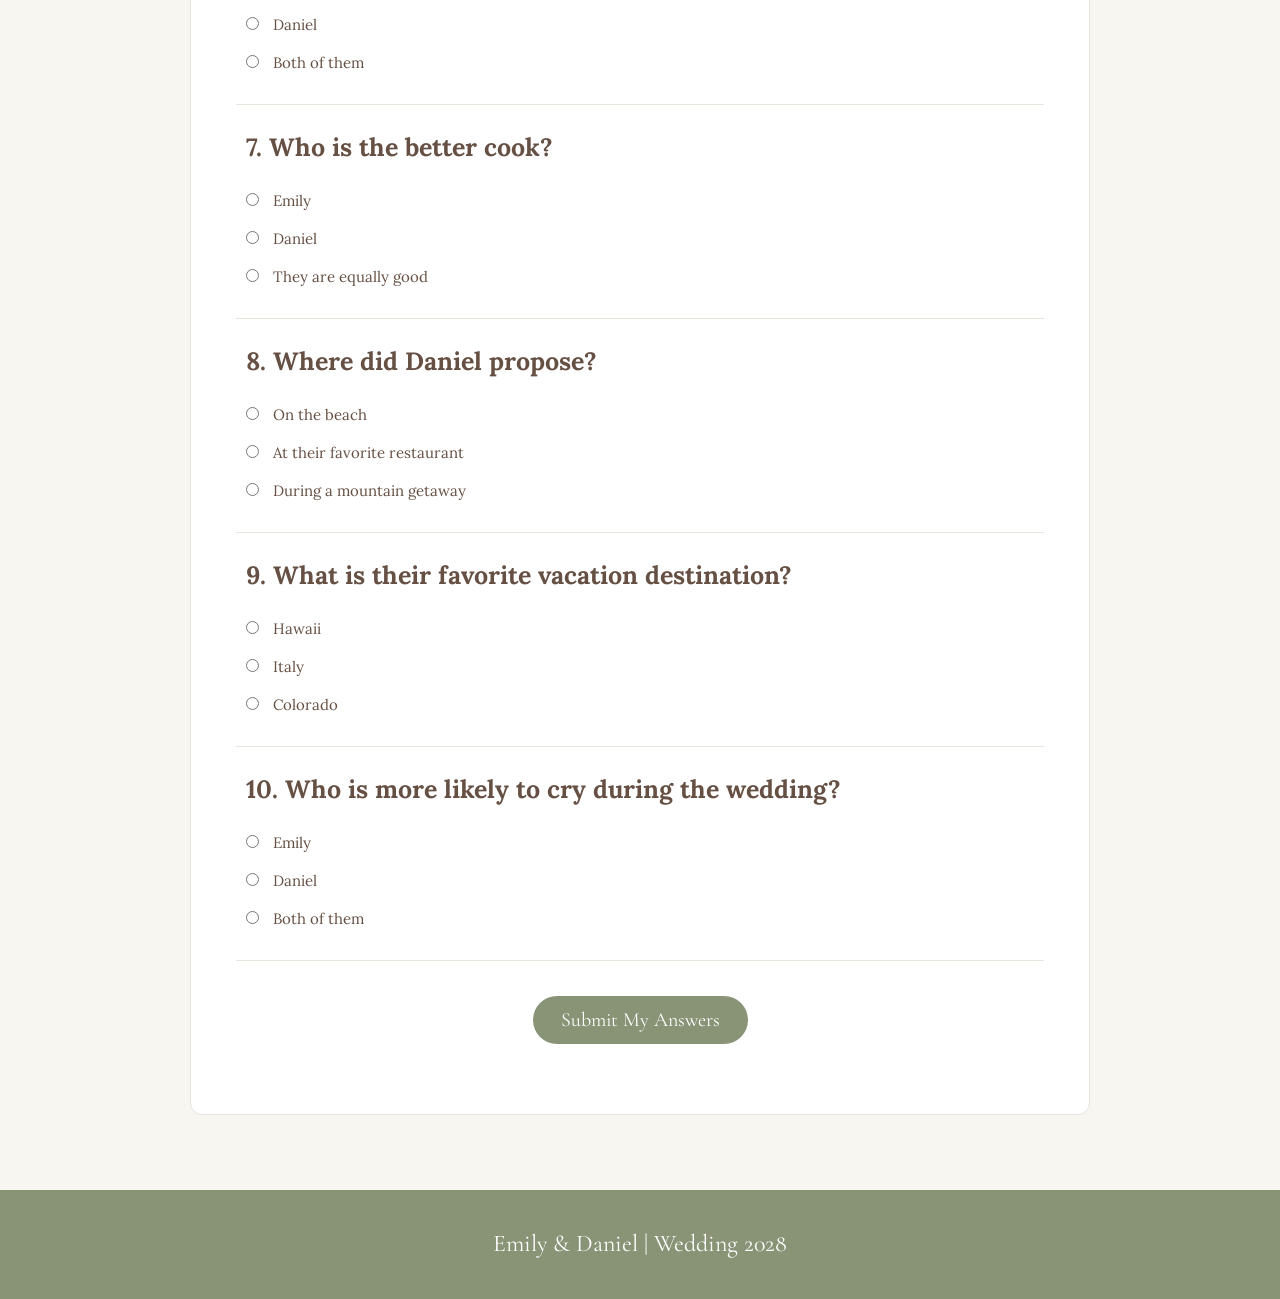
<file: wedding files/Happily Hosted/example1/about.html>
<!DOCTYPE html>
<html lang="en">
<head>
    <meta charset="UTF-8">
    <meta name="viewport" content="width=device-width, initial-scale=1.0">
    <title>Couples Quiz | Wedding 2028</title>
    <link rel="stylesheet" href="examples.css">
</head>

<body>

<header class="navbar">
    <a class="logo" href="index.html">WEDDING 2028</a>

    <nav class="nav-links" aria-label="Main navigation">
        <a href="index.html">Home</a>
        <a href="services.html">Wedding Itinerary</a>
        <a href="info.html">Wedding Info</a>
    </nav>
</header>

<main class="quiz-section">

    <div class="quiz-card">

        <p class="itinerary-subtitle">HOW WELL DO YOU KNOW US?</p>

        <h1>The Couples Quiz</h1>

        <p class="quiz-intro">
            Think you know Emily and Daniel?
            Take this quick quiz to see how much you know about
            their love story!
        </p>

        <form id="couplesQuiz">

            <div class="quiz-question">
                <h2>1. Where did Emily and Daniel first meet?</h2>

                <label><input type="radio" name="q1" value="a"> At a coffee shop</label>
                <label><input type="radio" name="q1" value="b"> Through mutual friends</label>
                <label><input type="radio" name="q1" value="c"> At a concert</label>
            </div>

            <div class="quiz-question">
                <h2>2. Who said "I love you" first?</h2>

                <label><input type="radio" name="q2" value="a"> Emily</label>
                <label><input type="radio" name="q2" value="b"> Daniel</label>
                <label><input type="radio" name="q2" value="c"> They said it at the same time</label>
            </div>

            <div class="quiz-question">
                <h2>3. What was their first official date?</h2>

                <label><input type="radio" name="q3" value="a"> Dinner and a movie</label>
                <label><input type="radio" name="q3" value="b"> A trip to the beach</label>
                <label><input type="radio" name="q3" value="c"> Mini golf</label>
            </div>

            <div class="quiz-question">
                <h2>4. Who made the first move?</h2>

                <label><input type="radio" name="q4" value="a"> Emily</label>
                <label><input type="radio" name="q4" value="b"> Daniel</label>
                <label><input type="radio" name="q4" value="c"> Neither, it just happened</label>
            </div>

            <div class="quiz-question">
                <h2>5. What is their favorite activity together?</h2>

                <label><input type="radio" name="q5" value="a"> Cooking together</label>
                <label><input type="radio" name="q5" value="b"> Watching movies</label>
                <label><input type="radio" name="q5" value="c"> Traveling</label>
            </div>

            <div class="quiz-question">
                <h2>6. Who is more likely to be late?</h2>

                <label><input type="radio" name="q6" value="a"> Emily</label>
                <label><input type="radio" name="q6" value="b"> Daniel</label>
                <label><input type="radio" name="q6" value="c"> Both of them</label>
            </div>

            <div class="quiz-question">
                <h2>7. Who is the better cook?</h2>

                <label><input type="radio" name="q7" value="a"> Emily</label>
                <label><input type="radio" name="q7" value="b"> Daniel</label>
                <label><input type="radio" name="q7" value="c"> They are equally good</label>
            </div>

            <div class="quiz-question">
                <h2>8. Where did Daniel propose?</h2>

                <label><input type="radio" name="q8" value="a"> On the beach</label>
                <label><input type="radio" name="q8" value="b"> At their favorite restaurant</label>
                <label><input type="radio" name="q8" value="c"> During a mountain getaway</label>
            </div>

            <div class="quiz-question">
                <h2>9. What is their favorite vacation destination?</h2>

                <label><input type="radio" name="q9" value="a"> Hawaii</label>
                <label><input type="radio" name="q9" value="b"> Italy</label>
                <label><input type="radio" name="q9" value="c"> Colorado</label>
            </div>

            <div class="quiz-question">
                <h2>10. Who is more likely to cry during the wedding?</h2>

                <label><input type="radio" name="q10" value="a"> Emily</label>
                <label><input type="radio" name="q10" value="b"> Daniel</label>
                <label><input type="radio" name="q10" value="c"> Both of them</label>
            </div>

            <button type="submit" class="quiz-submit">
                Submit My Answers
            </button>

        </form>

        <div id="quizResult" class="quiz-result"></div>

    </div>

</main>

<footer id="contact">
    <p>Emily & Daniel | Wedding 2028</p>
</footer>

<script>
const answers = {
    q1: "b",
    q2: "b",
    q3: "c",
    q4: "b",
    q5: "c",
    q6: "a",
    q7: "a",
    q8: "a",
    q9: "b",
    q10: "c"
};

document.getElementById("couplesQuiz").addEventListener("submit", function(event) {
    event.preventDefault();

    let score = 0;
    const total = Object.keys(answers).length;

    for (let question in answers) {
        const selected = document.querySelector(
            'input[name="' + question + '"]:checked'
        );

        if (selected && selected.value === answers[question]) {
            score++;
        }
    }

    const result = document.getElementById("quizResult");

    result.innerHTML =
        "<h2>You scored " + score + " out of " + total + "!</h2>" +
        "<p>" +
        (score === 10
            ? "Perfect score! You know Emily and Daniel so well!"
            : score >= 7
            ? "Great job! You know this couple pretty well!"
            : score >= 4
            ? "Not bad! You still have a few things to learn about the happy couple!"
            : "Looks like you need to spend a little more time with Emily and Daniel!") +
        "</p>";
    
    result.scrollIntoView({ behavior: "smooth" });
});
</script>

</body>
</html>
</file>
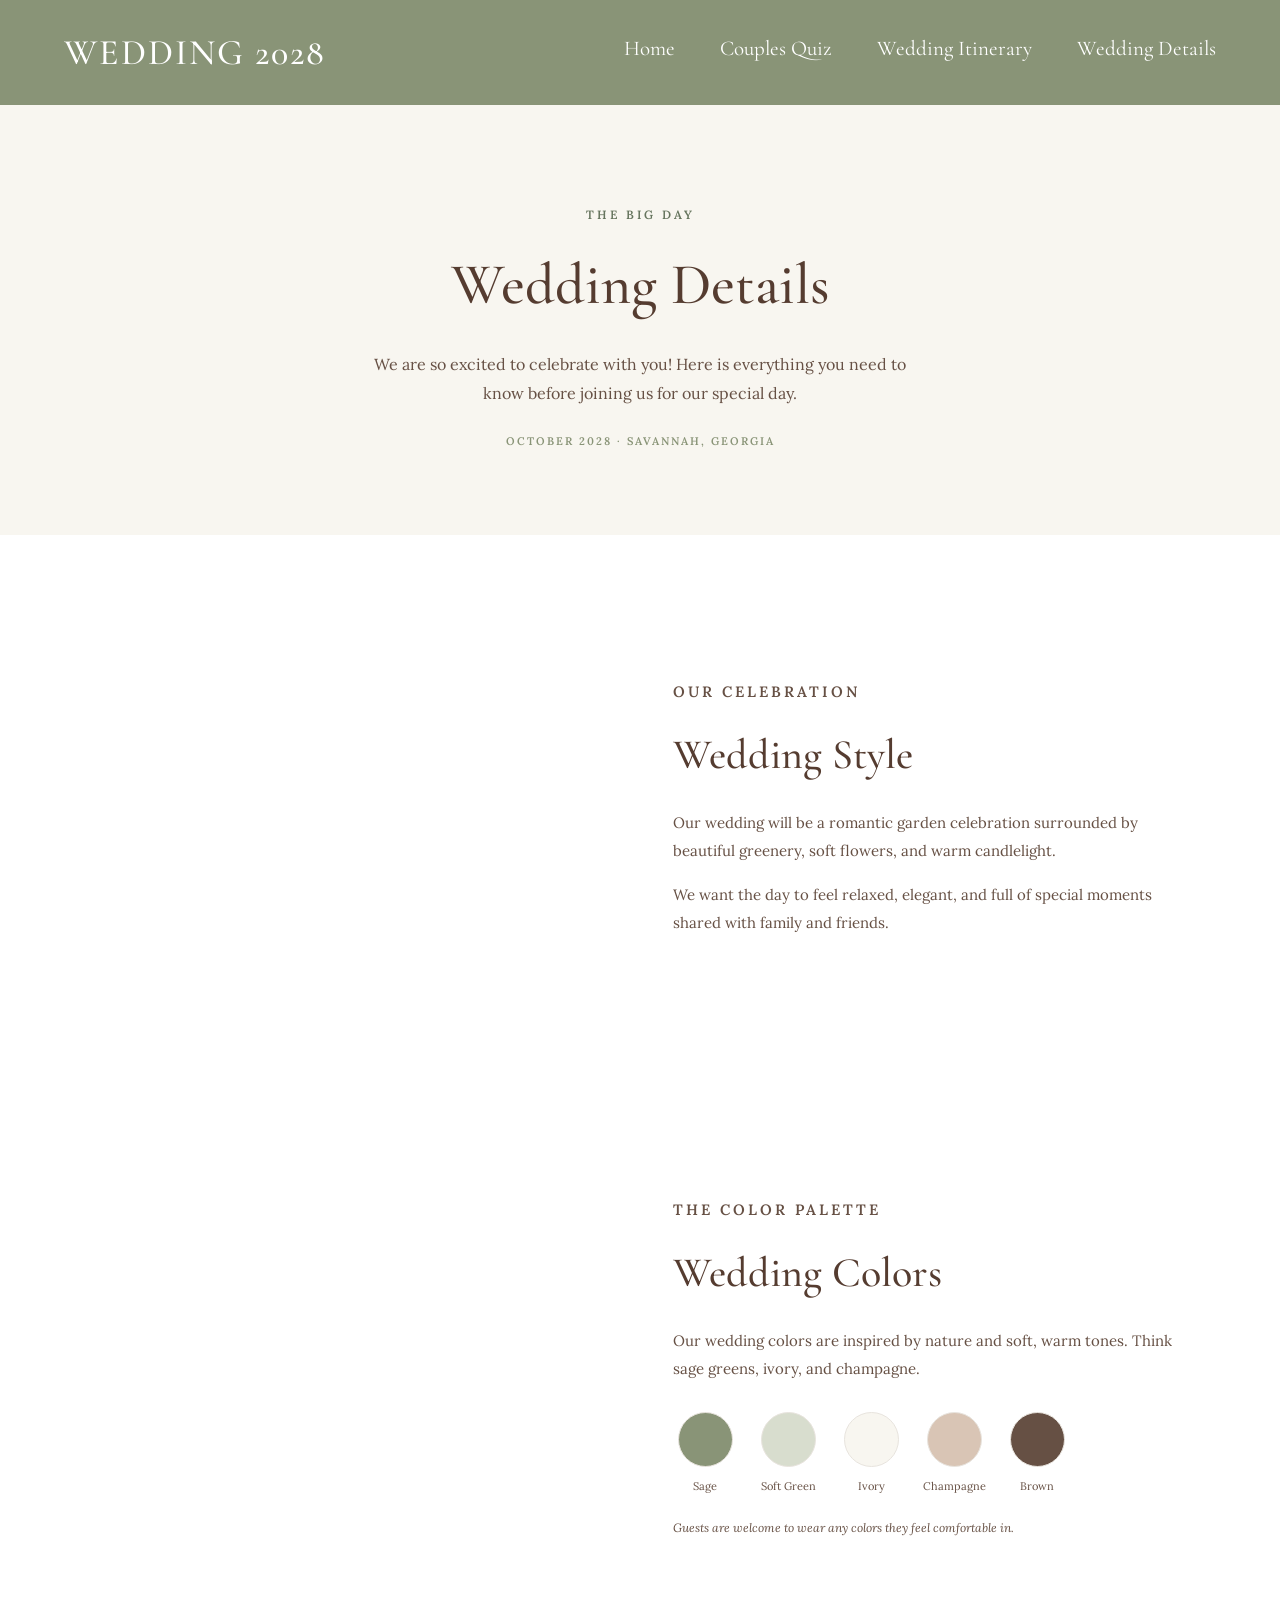
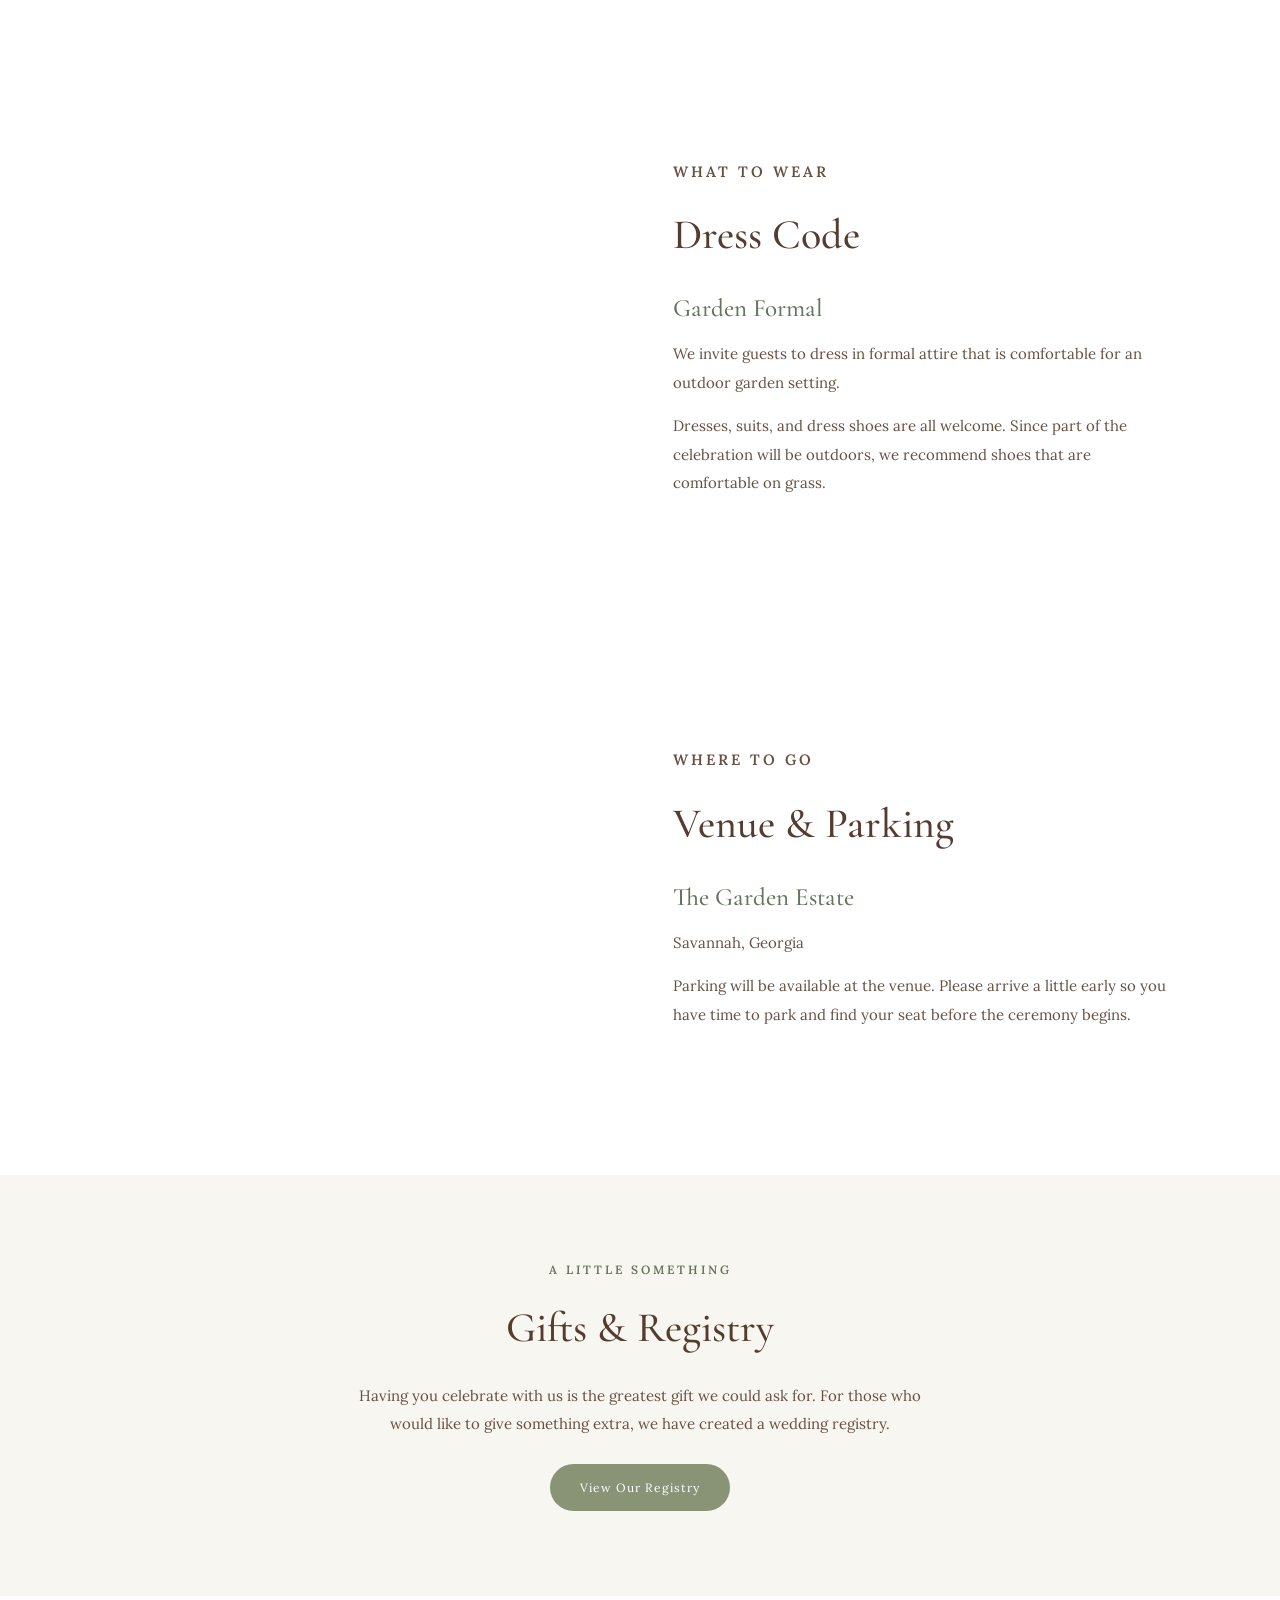
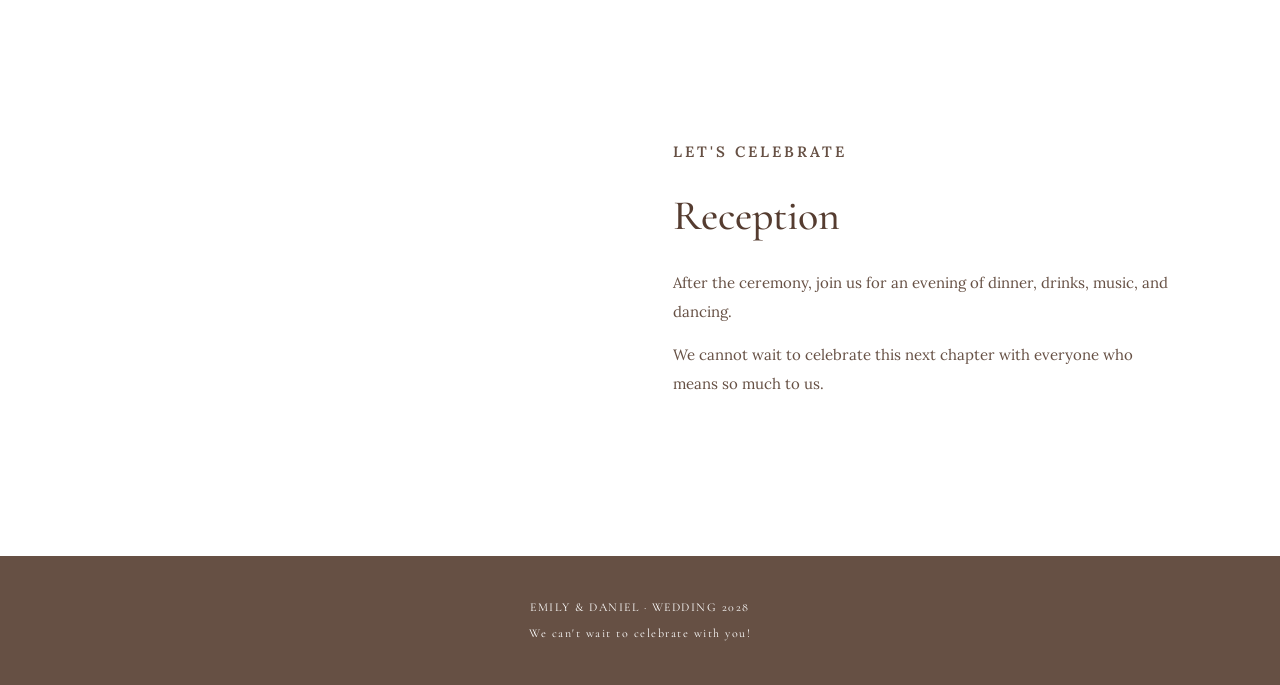
<file: wedding files/Happily Hosted/example1/info.html>
<!DOCTYPE html>
<html lang="en">
<head>
  <meta charset="UTF-8">
  <meta name="viewport" content="width=device-width, initial-scale=1.0">
  <title>Wedding Details | Emily & Daniel</title>
  <link rel="stylesheet" href="examples.css">
</head>

<body>

  <header class="navbar">
    <a class="logo" href="index.html">WEDDING 2028</a>

    <nav class="nav-links" aria-label="Main navigation">
      <a href="index.html">Home</a>
      <a href="about.html">Couples Quiz</a>
      <a href="services.html">Wedding Itinerary</a>
      <a href="info.html">Wedding Details</a>
    </nav>
  </header>

  <main>

    <!-- Page Introduction -->
    <section class="details-hero">
      <p class="details-eyebrow">THE BIG DAY</p>
      <h1>Wedding Details</h1>
      <p class="details-intro">
        We are so excited to celebrate with you!
        Here is everything you need to know before joining us
        for our special day.
      </p>
      <p class="details-date">OCTOBER 2028 · SAVANNAH, GEORGIA</p>
    </section>

    <!-- Wedding Style -->
    <section class="details-section">
      <div class="details-image style-image"></div>

      <div class="details-content">
        <p class="details-eyebrow">OUR CELEBRATION</p>
        <h2>Wedding Style</h2>
        <p>
          Our wedding will be a romantic garden celebration
          surrounded by beautiful greenery, soft flowers, and
          warm candlelight.
        </p>
        <p>
          We want the day to feel relaxed, elegant, and full of
          special moments shared with family and friends.
        </p>
      </div>
    </section>

    <!-- Wedding Colors -->
    <section class="details-section reverse">
      <div class="details-content">
        <p class="details-eyebrow">THE COLOR PALETTE</p>
        <h2>Wedding Colors</h2>
        <p>
          Our wedding colors are inspired by nature and soft,
          warm tones. Think sage greens, ivory, and champagne.
        </p>

        <div class="color-palette">
          <div class="color-item">
            <span class="color-swatch sage"></span>
            <p>Sage</p>
          </div>

          <div class="color-item">
            <span class="color-swatch soft-green"></span>
            <p>Soft Green</p>
          </div>

          <div class="color-item">
            <span class="color-swatch ivory"></span>
            <p>Ivory</p>
          </div>

          <div class="color-item">
            <span class="color-swatch champagne"></span>
            <p>Champagne</p>
          </div>

          <div class="color-item">
            <span class="color-swatch brown"></span>
            <p>Brown</p>
          </div>
        </div>

        <p class="small-note">
          Guests are welcome to wear any colors they feel comfortable in.
        </p>
      </div>

      <div class="details-image colors-image"></div>
    </section>

    <!-- Dress Code -->
    <section class="details-section">
      <div class="details-image dress-image"></div>

      <div class="details-content">
        <p class="details-eyebrow">WHAT TO WEAR</p>
        <h2>Dress Code</h2>
        <h3>Garden Formal</h3>
        <p>
          We invite guests to dress in formal attire that is
          comfortable for an outdoor garden setting.
        </p>
        <p>
          Dresses, suits, and dress shoes are all welcome.
          Since part of the celebration will be outdoors,
          we recommend shoes that are comfortable on grass.
        </p>
      </div>
    </section>

    <!-- Venue -->
    <section class="details-section reverse">
      <div class="details-content">
        <p class="details-eyebrow">WHERE TO GO</p>
        <h2>Venue & Parking</h2>
        <h3>The Garden Estate</h3>
        <p>
          Savannah, Georgia
        </p>
        <p>
          Parking will be available at the venue.
          Please arrive a little early so you have time to park
          and find your seat before the ceremony begins.
        </p>
      </div>

      <div class="details-image venue-image"></div>
    </section>

    <!-- Gifts -->
    <section class="gift-section">
      <p class="details-eyebrow">A LITTLE SOMETHING</p>
      <h2>Gifts & Registry</h2>
      <p>
        Having you celebrate with us is the greatest gift
        we could ask for. For those who would like to give
        something extra, we have created a wedding registry.
      </p>

      <a class="registry-button" href="#" target="_blank">
        View Our Registry
      </a>
    </section>

    <!-- Reception -->
    <section class="details-section">
      <div class="details-image reception-image"></div>

      <div class="details-content">
        <p class="details-eyebrow">LET'S CELEBRATE</p>
        <h2>Reception</h2>
        <p>
          After the ceremony, join us for an evening of dinner,
          drinks, music, and dancing.
        </p>
        <p>
          We cannot wait to celebrate this next chapter with
          everyone who means so much to us.
        </p>
      </div>
    </section>

  </main>

  <footer class="details-footer">
    <p>EMILY & DANIEL · WEDDING 2028</p>
    <p>We can't wait to celebrate with you!</p>
  </footer>

</body>
</html>
</file>
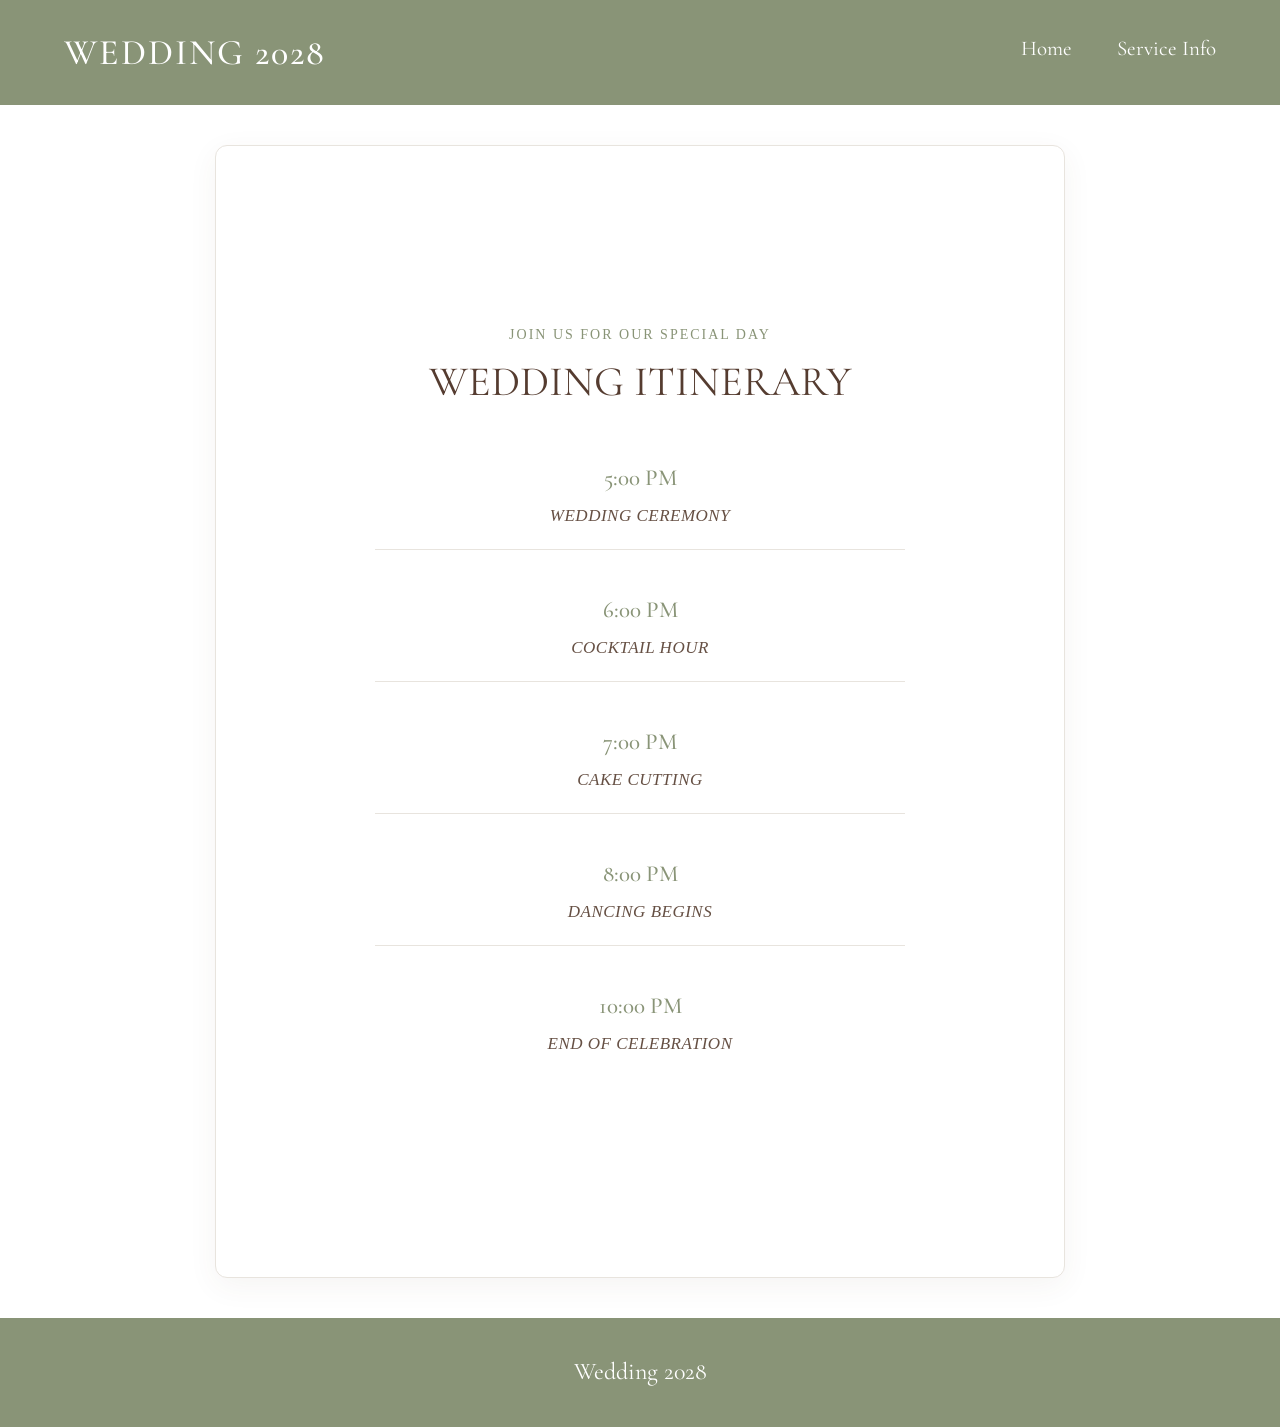
<file: wedding files/Happily Hosted/example1/services.html>
<html lang="en">
<head>
  <meta charset="UTF-8">
  <meta name="viewport" content="width=device-width, initial-scale=1.0">
  <title>Wedding 2028</title>
    <link rel="stylesheet" href="examples.css">
</head>

  <header class="navbar">
    <a class="logo" href="index.html">WEDDING 2028</a>

    <nav class="nav-links" aria-label="Main navigation">
      <a href="index.html">Home</a>
      <a href="info.html">Service Info</a>
    </nav>
    </header>
    <body>
<section class="itinerary-section">
  <div class="itinerary-card">
    <div class="itinerary-content">
      <p class="itinerary-subtitle">JOIN US FOR OUR SPECIAL DAY</p>
      <h1>Wedding Itinerary</h1>

      <div class="itinerary-event">
        <h2>5:00 PM</h2>
        <p>Wedding Ceremony</p>
      </div>

      <div class="itinerary-event">
        <h2>6:00 PM</h2>
        <p>Cocktail Hour</p>
      </div>

      <div class="itinerary-event">
        <h2>7:00 PM</h2>
        <p>Cake Cutting</p>
      </div>

      <div class="itinerary-event">
        <h2>8:00 PM</h2>
        <p>Dancing Begins</p>
      </div>

      <div class="itinerary-event">
        <h2>10:00 PM</h2>
        <p>End of Celebration</p>
      </div>
    </div>
  </div>
</section>
    </body>

    <footer id="contact">
    <p>Wedding 2028</p>
  </footer>
    </html>
</file>
<file: index.css>
/* General Page Styling */

* {
  box-sizing: border-box;
  margin: 0;
  padding: 0;
}

body {
  font-family: Arial, sans-serif;
  background-color: #F8F6F0;
  color: #553C30;
  min-height: 100vh;
}

/* Header */

.page-header {
  text-align: center;
  padding: 65px 20px 50px;
  background-color: #899477;
  color: white;
}

.page-header h1 {
  font-size: 36px;
  font-weight: 500;
  margin-bottom: 10px;
}

.page-header p {
  font-size: 14px;
  opacity: 0.9;
}

/* Main Dashboard */

.dashboard {
  max-width: 850px;
  margin: 50px auto;
  padding: 0 25px;
}

.project-section {
  margin-bottom: 40px;
}

.project-section h2 {
  font-size: 20px;
  font-weight: 600;
  margin-bottom: 18px;
}

/* Project Cards */

.project-list {
  display: grid;
  gap: 15px;
}

.project-card {
  display: flex;
  align-items: center;
  justify-content: space-between;
  background-color: white;
  padding: 22px 25px;
  border: 1px solid #E8E4DE;
  border-radius: 8px;
  text-decoration: none;
  color: #553C30;
  transition: 0.2s ease;
}

.project-card:hover {
  border-color: #899477;
  transform: translateY(-2px);
}

.project-card h3 {
  font-size: 17px;
  margin-bottom: 6px;
}

.project-card p {
  font-size: 13px;
  color: #85796F;
}

.project-card span {
  color: #65745D;
  font-size: 13px;
  font-weight: 600;
}

/* Quick Links */

.quick-links {
  display: flex;
  flex-wrap: wrap;
  gap: 12px;
}

.quick-links a {
  background-color: #E8EBDD;
  color: #553C30;
  text-decoration: none;
  padding: 12px 17px;
  border-radius: 6px;
  font-size: 13px;
  transition: 0.2s ease;
}

.quick-links a:hover {
  background-color: #D8DDCE;
}

/* Footer */

footer {
  text-align: center;
  padding: 25px;
  color: #998D83;
  font-size: 12px;
}

/* Mobile */

@media (max-width: 600px) {
  .page-header {
    padding: 45px 20px;
  }

  .page-header h1 {
    font-size: 29px;
  }

  .dashboard {
    margin: 35px auto;
  }

  .project-card {
    padding: 18px;
  }
}
</file>
<file: Happily Hosted/style.css>
/* General Styling */

* {
    margin: 0;
    padding: 0;
    box-sizing: border-box;
}

html {
    scroll-behavior: smooth;
}

body {
    background-color: #ffffff;
    color: #4d382c;
    font-family: 'DM Sans', sans-serif;
}


/* Navigation */

.header {
    min-height: 82px;
    padding: 15px 8%;
    display: flex;
    justify-content: space-between;
    align-items: center;
    background-color: #ffffff;
    border-bottom: 1px solid #eee5dc;
}

.logo {
    font-family: 'Playfair Display', serif;
    font-size: 30px;
    text-decoration: none;
    color: #4d382c;
}

.heart {
    font-size: 42px;
    color: #bba48f;
    vertical-align: middle;
}

nav {
    display: flex;
    gap: 35px;
}

nav a {
    text-decoration: none;
    color: #4d382c;
    font-family: 'Playfair Display', serif;
    font-size: 17px;
    padding-bottom: 7px;
}

nav a:hover,
nav a.active {
    border-bottom: 1px solid #9a806d;
}


/* Hero Section */

.hero {
    min-height: 465px;
    position: relative;
    display: flex;
    align-items: center;
    overflow: hidden;
    background-color: #ffffff;
}

/* Floral Banner Image */

.hero-image {
    position: absolute;
    inset: 0;
    background-image: url("https://i.postimg.cc/Y0VY46DF/White-Lily-Floral-Bokeh-Banner.png");
    background-size: cover;
    background-position: center;
    background-repeat: no-repeat;
    transform: scaleX(-1);
}

.hero-content {
    position: relative;
    z-index: 1;
    width: 55%;
    padding: 65px 0 65px 10%;
}
.eyebrow {
    font-size: 12px;
    letter-spacing: 3px;
    color:#665044;
    font-weight: 600;
    margin-bottom: 18px;
}

h1 {
    font-family: 'Playfair Display', serif;
    font-size: clamp(42px, 5vw, 68px);
    font-weight: 400;
    line-height: 1.15;
    color: #4d382c;
}

.subtitle {
    font-family: 'Playfair Display', serif;
    font-style: italic;
    font-size: 19px;
    color: #78685c;
    margin: 20px 0 30px;
}


/* Buttons */

.button {
    display: inline-block;
    padding: 14px 27px;
    background-color: #A8DCAB ;
    color: white;
    border-radius: 30px;
    text-decoration: none;
    font-family: 'Playfair Display', serif;
    font-size: 16px;
    transition: 0.3s;
}

.button:hover {
    background-color: #6f5544;
}


/* Portfolio Section */

.portfolio {
    padding: 50px 20px;
    text-align: center;
    background-color: #ffffff;
}

.portfolio-content {
    max-width: 750px;
    margin: auto;
}

h2 {
    font-family: 'Playfair Display', serif;
    font-size: 36px;
    font-weight: 400;
    margin-bottom: 10px;
}

.portfolio p,
.contact p {
    font-family: 'Playfair Display', serif;
    font-style: italic;
    font-size: 17px;
    color: #78685c;
    margin-bottom: 20px;
}


/* Contact Section */

.contact {
    padding: 40px 20px 45px;
    text-align: center;
    background-color: #fbf8f4;
}

.email {
    display: inline-block;
    font-family: 'Playfair Display', serif;
    font-size: 20px;
    text-decoration: none;
    color: #4d382c;
}

.email:hover {
    text-decoration: underline;
}


/* Footer */

.footer {
    min-height: 75px;
    padding: 20px 7%;
    display: flex;
    justify-content: space-between;
    align-items: center;
    background-color: #ffffff;
    color: #78685c;
    border-top: 1px solid #eee5dc;
}

.footer-logo {
    font-family: 'Playfair Display', serif;
    font-size: 18px;
    color: #4d382c;
}

.footer p {
    font-size: 12px;
}

.footer a {
    font-size: 13px;
    color: #78685c;
    text-decoration: none;
}


/* Mobile Responsive Design */

@media (max-width: 768px) {

    .header {
        flex-direction: column;
        gap: 15px;
        padding: 20px;
    }

    .logo {
        font-size: 26px;
    }

    nav {
        gap: 20px;
    }

    nav a {
        font-size: 15px;
    }

    .hero {
        flex-direction: column;
        align-items: stretch;
    }

    .hero-content {
        width: 100%;
        padding: 55px 25px;
    }

    h1 {
        font-size: 43px;
    }

    .hero-image {
        position: relative;
        inset: auto;
        height: 240px;
        background-position: center;
        transform: none;
    }

    .portfolio {
        padding: 45px 20px;
    }

    h2 {
        font-size: 30px;
    }

    .footer {
        flex-direction: column;
        gap: 12px;
        text-align: center;
    }

}
</file>
<file: wedding files/Happily Hosted/style.css>
/* General Styling */

* {
    margin: 0;
    padding: 0;
    box-sizing: border-box;
}

html {
    scroll-behavior: smooth;
}

body {
    background-color: #ffffff;
    color: #4d382c;
    font-family: 'DM Sans', sans-serif;
}


/* Navigation */

.header {
    min-height: 82px;
    padding: 15px 8%;
    display: flex;
    justify-content: space-between;
    align-items: center;
    background-color: #ffffff;
    border-bottom: 1px solid #eee5dc;
}

.logo {
    font-family: 'Playfair Display', serif;
    font-size: 30px;
    text-decoration: none;
    color: #4d382c;
}

.heart {
    font-size: 42px;
    color: #bba48f;
    vertical-align: middle;
}

nav {
    display: flex;
    gap: 35px;
}

nav a {
    text-decoration: none;
    color: #4d382c;
    font-family: 'Playfair Display', serif;
    font-size: 17px;
    padding-bottom: 7px;
}

nav a:hover,
nav a.active {
    border-bottom: 1px solid #9a806d;
}


/* Hero Section */

.hero {
    min-height: 465px;
    position: relative;
    display: flex;
    align-items: center;
    overflow: hidden;
    background-color: #ffffff;
}

/* Floral Banner Image */

.hero-image {
    position: absolute;
    inset: 0;
    background-image: url("https://i.postimg.cc/Y0VY46DF/White-Lily-Floral-Bokeh-Banner.png");
    background-size: cover;
    background-position: center;
    background-repeat: no-repeat;
    transform: scaleX(-1);
}

.hero-content {
    position: relative;
    z-index: 1;
    width: 55%;
    padding: 65px 0 65px 10%;
}
.eyebrow {
    font-size: 12px;
    letter-spacing: 3px;
    color:#665044;
    font-weight: 600;
    margin-bottom: 18px;
}

h1 {
    font-family: 'Playfair Display', serif;
    font-size: clamp(42px, 5vw, 68px);
    font-weight: 400;
    line-height: 1.15;
    color: #4d382c;
}

.subtitle {
    font-family: 'Playfair Display', serif;
    font-style: italic;
    font-size: 19px;
    color: #78685c;
    margin: 20px 0 30px;
}


/* Buttons */

.button {
    display: inline-block;
    padding: 14px 27px;
    background-color: #A8DCAB ;
    color: white;
    border-radius: 30px;
    text-decoration: none;
    font-family: 'Playfair Display', serif;
    font-size: 16px;
    transition: 0.3s;
}

.button:hover {
    background-color: #6f5544;
}


/* Portfolio Section */

.portfolio {
    padding: 50px 20px;
    text-align: center;
    background-color: #ffffff;
}

.portfolio-content {
    max-width: 750px;
    margin: auto;
}

h2 {
    font-family: 'Playfair Display', serif;
    font-size: 36px;
    font-weight: 400;
    margin-bottom: 10px;
}

.portfolio p,
.contact p {
    font-family: 'Playfair Display', serif;
    font-style: italic;
    font-size: 17px;
    color: #78685c;
    margin-bottom: 20px;
}


/* Contact Section */

.contact {
    padding: 40px 20px 45px;
    text-align: center;
    background-color: #fbf8f4;
}

.email {
    display: inline-block;
    font-family: 'Playfair Display', serif;
    font-size: 20px;
    text-decoration: none;
    color: #4d382c;
}

.email:hover {
    text-decoration: underline;
}


/* Footer */

.footer {
    min-height: 75px;
    padding: 20px 7%;
    display: flex;
    justify-content: space-between;
    align-items: center;
    background-color: #ffffff;
    color: #78685c;
    border-top: 1px solid #eee5dc;
}

.footer-logo {
    font-family: 'Playfair Display', serif;
    font-size: 18px;
    color: #4d382c;
}

.footer p {
    font-size: 12px;
}

.footer a {
    font-size: 13px;
    color: #78685c;
    text-decoration: none;
}


/* Mobile Responsive Design */

@media (max-width: 768px) {

    .header {
        flex-direction: column;
        gap: 15px;
        padding: 20px;
    }

    .logo {
        font-size: 26px;
    }

    nav {
        gap: 20px;
    }

    nav a {
        font-size: 15px;
    }

    .hero {
        flex-direction: column;
        align-items: stretch;
    }

    .hero-content {
        width: 100%;
        padding: 55px 25px;
    }

    h1 {
        font-size: 43px;
    }

    .hero-image {
        position: relative;
        inset: auto;
        height: 240px;
        background-position: center;
        transform: none;
    }

    .portfolio {
        padding: 45px 20px;
    }

    h2 {
        font-size: 30px;
    }

    .footer {
        flex-direction: column;
        gap: 12px;
        text-align: center;
    }

}
</file>
<file: Happily Hosted/example1/examples.css>
@import url('https://fonts.googleapis.com/css2?family=Cormorant+Garamond:wght@400;500;600&family=Lora:ital,wght@0,400;0,500;1,400&display=swap');

/* =================================
   GENERAL STYLING
================================= */

* {
    margin: 0;
    padding: 0;
    box-sizing: border-box;
}

html {
    scroll-behavior: smooth;
}

body {
    background-color: #FFFFFF;
    color: #665044;
    font-family: 'Lora', serif;
    line-height: 1.6;
}

img {
    max-width: 100%;
    display: block;
}

a {
    color: inherit;
}

/* =================================
   COLOR PALETTE

   Brown: #665044
   Dark Brown: #553C30
   Sage: #899477
   Dark Sage: #65745D
   Ivory: #F8F6F0
================================= */


/* =================================
   HEADER / NAVIGATION
================================= */

.navbar {
    width: 100%;
    min-height: 105px;
    padding: 15px 5%;
    display: flex;
    align-items: center;
    justify-content: space-between;
    background-color: #899477;
}

.logo {
    font-family: 'Cormorant Garamond', serif;
    font-size: 36px;
    font-weight: 500;
    letter-spacing: 2px;
    color: #ffffff;
    text-decoration: none;
}

.nav-links {
    display: flex;
    align-items: center;
    gap: 45px;
}

.nav-links a {
    font-family: 'Cormorant Garamond', serif;
    font-size: 21px;
    color: #ffffff;
    text-decoration: none;
    padding-bottom: 7px;
    border-bottom: 1px solid transparent;
    transition: 0.3s;
}

.nav-links a:hover {
    color: #3f5532;
    border-bottom-color: #65745D;
}


/* =================================
   HOMEPAGE HERO SECTION
================================= */

.hero {
    position: relative;
    width: 100%;
    height: clamp(550px, 60vw, 700px);
    display: flex;
    align-items: center;
    overflow: hidden;
    background-size: cover;
    background-position: center;
    background-repeat: no-repeat;
}

.hero::before {
    content: "";
    position: absolute;
    inset: 0;
    background: linear-gradient(
        90deg,
        rgba(255,255,255,0.90) 0%,
        rgba(255,255,255,0.65) 35%,
        rgba(255,255,255,0.05) 65%,
        transparent 100%
    );
    z-index: 1;
}

.hero-panel {
    position: absolute;
    inset: 0;
    z-index: 2;
    pointer-events: none;
}

.hero-left {
    width: 45%;
}

.hero-center {
    display: flex;
    align-items: center;
    padding-left: 7%;
}

.hero-right {
    display: none;
}

.hero-text {
    position: relative;
    z-index: 3;
    max-width: 460px;
}

.hero-text p {
    font-family: 'Cormorant Garamond', serif;
    font-size: 27px;
    font-weight: 600;
    letter-spacing: 5px;
    color: #65745D;
    margin-bottom: 30px;
}

.hero-text p::after {
    content: "";
    display: block;
    width: 115px;
    height: 1px;
    background-color: #65745D;
    margin-top: 16px;
}

.hero-text h1 {
    font-family: 'Cormorant Garamond', serif;
    font-size: clamp(55px, 7vw, 85px);
    font-weight: 500;
    line-height: 0.95;
    color: #553C30;
}


/* =================================
   RSVP BUTTON
================================= */

.hero-bottom {
    position: absolute;
    bottom: 0;
    left: 0;
    width: 100%;
    height: 75px;
    display: flex;
    align-items: center;
    justify-content: center;
    z-index: 5;
    background-color: #FFFFFF;
    border-radius: 50% 50% 0 0 / 35% 35% 0 0;
}

.rsvp-button {
    position: absolute;
    top: -35px;
    display: inline-flex;
    align-items: center;
    justify-content: center;
    min-width: 285px;
    padding: 16px 35px;
    border-radius: 40px;
    background-color: #899477;
    color: #FFFFFF;
    font-family: 'Cormorant Garamond', serif;
    font-size: 26px;
    text-decoration: none;
    transition: 0.3s;
}

.rsvp-button::after {
    content: "→";
    margin-left: 18px;
}

.rsvp-button:hover {
    background-color: #65745D;
    transform: translateY(-3px);
}


/* =================================
   HOMEPAGE FEATURE CARDS
================================= */

.feature-grid {
    display: grid;
    grid-template-columns: repeat(3, 1fr);
    gap: 30px;
    padding: 35px 4% 50px;
    background-color: #FFFFFF;
}

.feature-card {
    text-align: center;
    padding: 0 5px 10px;
    border-right: 1px solid #E8E4DE;
}

.feature-card:last-child {
    border-right: none;
}

.feature-card::before {
    content: "";
    display: block;
    width: 100%;
    height: 210px;
    border-radius: 12px;
    background-size: cover;
    background-position: center;
    margin-bottom: 25px;
}

.feature-card:nth-child(1)::before {
    background-image: url("https://images.unsplash.com/photo-1519225421980-715cb0215aed?auto=format&fit=crop&w=900&q=85");
}

.feature-card:nth-child(2)::before {
    background-image: url("https://images.unsplash.com/photo-1519167758481-83f550bb49b3?auto=format&fit=crop&w=900&q=85");
}

.feature-card:nth-child(3)::before {
    background-image: url("https://images.unsplash.com/photo-1537633552985-df8429e8048b?auto=format&fit=crop&w=900&q=85");
}

.feature-card h2 {
    font-family: 'Cormorant Garamond', serif;
    font-size: 27px;
    font-weight: 500;
    line-height: 1.15;
    color: #553C30;
    margin-bottom: 22px;
}

.feature-card p {
    font-family: 'Lora', serif;
    font-size: 16px;
    font-style: italic;
    line-height: 1.65;
    color: #665044;
    padding: 0 5px;
    margin-bottom: 25px;
}


/* =================================
   GENERAL BUTTONS
================================= */

.outline-button {
    display: inline-block;
    min-width: 180px;
    padding: 11px 25px;
    border: 1px solid #665044;
    border-radius: 35px;
    color: #665044;
    font-family: 'Cormorant Garamond', serif;
    font-size: 21px;
    text-align: center;
    text-decoration: none;
    transition: 0.3s;
}

.outline-button:hover {
    background-color: #899477;
    border-color: #899477;
    color: #FFFFFF;
}


/* =================================
   SHARED CONTENT SECTIONS
================================= */

section:not(.hero):not(.feature-grid) {
    color: #665044;
}

section h1,
section h2,
section h3 {
    font-family: 'Cormorant Garamond', serif;
    color: #553C30;
    font-weight: 500;
}

section p {
    color: #665044;
}


/* =================================
   WEDDING ITINERARY - SERVICES PAGE
================================= */

.itinerary-section {
    min-height: 700px;
    padding: 75px 20px;
    display: flex;
    justify-content: center;
    align-items: center;
    background-color: #F8F6F0;
    background-image: linear-gradient(
        rgba(248,246,240,0.88),
        rgba(248,246,240,0.88)
    );
}

.itinerary-card {
    width: 100%;
    max-width: 850px;
    padding: 60px 45px;
    background-color: #FFFFFF;
    border: 1px solid #E8E4DE;
    border-radius: 12px;
    text-align: center;
    box-shadow: 0 8px 30px rgba(85,60,48,0.06);
}

.itinerary-content {
    max-width: 600px;
    margin: 0 auto;
}

.itinerary-subtitle {
    font-size: 14px;
    font-weight: 500;
    letter-spacing: 4px;
    color: #899477;
    margin-bottom: 15px;
}

.itinerary-content h1 {
    font-size: 55px;
    line-height: 1.1;
    margin-bottom: 35px;
}

.itinerary-event {
    padding: 20px 10px;
    border-bottom: 1px solid #E8E4DE;
}

.itinerary-event:last-child {
    border-bottom: none;
}

.itinerary-event h2 {
    font-size: 30px;
    color: #899477;
    margin-bottom: 3px;
}

.itinerary-event p {
    font-size: 17px;
    font-style: italic;
}


/* =================================
   GENERAL INFORMATION / QUIZ PAGES
================================= */

.info-section,
.about-section,
.quiz-section {
    min-height: 550px;
    padding: 75px 7%;
    background-color: #F8F6F0;
}

.info-card,
.about-card,
.quiz-card {
    max-width: 900px;
    margin: 0 auto;
    padding: 45px;
    background-color: #FFFFFF;
    border: 1px solid #E8E4DE;
    border-radius: 12px;
}

.info-card h1,
.about-card h1,
.quiz-card h1 {
    font-size: 48px;
    text-align: center;
    margin-bottom: 25px;
}

.info-card p,
.about-card p,
.quiz-card p {
    font-size: 16px;
    line-height: 1.8;
    margin-bottom: 18px;
}


/* =================================
   FORM AND QUIZ ELEMENTS
================================= */

input,
select,
textarea {
    width: 100%;
    padding: 12px 15px;
    margin: 8px 0 18px;
    border: 1px solid #D8D1C9;
    border-radius: 6px;
    background-color: #FFFFFF;
    color: #665044;
    font-family: 'Lora', serif;
    font-size: 15px;
}

input:focus,
select:focus,
textarea:focus {
    outline: 1px solid #899477;
    border-color: #899477;
}

button {
    padding: 12px 28px;
    border: none;
    border-radius: 35px;
    background-color: #899477;
    color: #FFFFFF;
    font-family: 'Cormorant Garamond', serif;
    font-size: 20px;
    cursor: pointer;
    transition: 0.3s;
}

button:hover {
    background-color: #65745D;
}

/* ===========================
== Wedding itinerary section == 
  ============================*/

.itinerary-section {
  width: 100%;
  padding: 40px 15px;
  background: #ffffff;
  display: flex;
  justify-content: center;
}

.itinerary-card {
  width: 100%;
  max-width: 850px;
  aspect-ratio: 3 / 4;

  background-image: url("https://i.postimg.cc/W3QXQNYt/Elegant-Gold-Botanical-Wedding-Arch.png");
  background-size: 100% 100%;
  background-position: center;
  background-repeat: no-repeat;

  display: flex;
  justify-content: center;
  align-items: center;
  text-align: center;
}

.itinerary-content {
  width: 70%;
  color: #777777;
  font-family: Georgia, "Times New Roman", serif;
  padding: 20px 0;
}

.itinerary-subtitle {
  font-size: 14px;
  letter-spacing: 2px;
  margin-bottom: 12px;
}

.itinerary-content h1 {
  font-size: clamp(25px, 4vw, 42px);
  font-weight: normal;
  text-transform: uppercase;
  margin-bottom: 35px;
}

.itinerary-event {
  margin-bottom: 22px;
}

.itinerary-event h2 {
  font-size: clamp(17px, 2.2vw, 23px);
  margin-bottom: 5px;
}

.itinerary-event p {
  font-size: clamp(12px, 1.5vw, 17px);
  text-transform: uppercase;
  letter-spacing: 0.5px;
}

/* ===============
== COUPLES QUIZ ==
================*/

.quiz-intro {
    text-align: center;
    font-style: italic;
    margin-bottom: 35px;
}

.quiz-question {
    text-align: left;
    padding: 22px 10px;
    border-bottom: 1px solid #E8E4DE;
}

.quiz-question h2 {
    font-size: 25px;
    margin-bottom: 15px;
}

.quiz-question label {
    display: block;
    padding: 7px 0;
    font-size: 15px;
    cursor: pointer;
}

.quiz-question input {
    width: auto;
    margin: 0 10px 0 0;
    accent-color: #899477;
}

.quiz-submit {
    display: block;
    margin: 35px auto 10px;
}

.quiz-result {
    margin-top: 25px;
    text-align: center;
    font-family: 'Cormorant Garamond', serif;
    font-size: 22px;
    color: #65745D;
}

.quiz-result h2 {
    font-size: 34px;
}

/* =================================
   FOOTER
================================= */

footer {
    width: 100%;
    padding: 35px 20px;
    background-color: #899477;
    color: #FFFFFF;
    text-align: center;
    font-family: 'Cormorant Garamond', serif;
    font-size: 24px;
}

footer p {
    color: #FFFFFF;
}

/* ========================================
   WEDDING DETAILS PAGE
======================================== */

.details-hero {
  text-align: center;
  padding: 100px 20px 85px;
  background-color: #F8F6F0;
}

.details-eyebrow {
  color: #65745D;
  font-family: 'Lora', serif;
  font-size: 12px;
  font-weight: 600;
  letter-spacing: 3px;
  margin-bottom: 15px;
}

.details-hero h1 {
  font-family: 'Cormorant Garamond', serif;
  font-size: 58px;
  font-weight: 500;
  color: #553C30;
  margin-bottom: 18px;
}

.details-intro {
  max-width: 560px;
  margin: 0 auto 25px;
  color: #665044;
  font-size: 16px;
  line-height: 1.8;
}

.details-date {
  color: #899477;
  font-size: 11px;
  letter-spacing: 2px;
  font-weight: 600;
}

/* Individual detail sections */

.details-section {
  display: flex;
  align-items: center;
  gap: 65px;
  max-width: 1150px;
  margin: 0 auto;
  padding: 85px 35px;
}

.details-section.reverse {
  flex-direction: row-reverse;
}

.details-image {
  flex: 1;
  min-height: 390px;
  background-size: cover;
  background-position: center;
  border-radius: 3px;
}

.details-content {
  flex: 1;
}

.details-content h2,
.gift-section h2 {
  font-family: 'Cormorant Garamond', serif;
  font-size: 42px;
  font-weight: 500;
  color: #553C30;
  margin-bottom: 20px;
}

.details-content h3 {
  font-family: 'Cormorant Garamond', serif;
  font-size: 25px;
  font-weight: 500;
  color: #65745D;
  margin-bottom: 12px;
}

.details-content p {
  color: #665044;
  font-size: 15px;
  line-height: 1.9;
  margin-bottom: 15px;
}

/* Section images */

.style-image {
  background-image: url('https://images.unsplash.com/photo-1519225421980-715cb0215aed?auto=format&fit=crop&w=1000&q=85');
}

.colors-image {
  background-image: url('https://images.unsplash.com/photo-1519741497674-611481863552?auto=format&fit=crop&w=1000&q=85');
}

.dress-image {
  background-image: url('https://images.unsplash.com/photo-1511285560929-80b456fea0bc?auto=format&fit=crop&w=1000&q=85');
}

.venue-image {
  background-image: url('https://images.unsplash.com/photo-1519167758481-83f550bb49b3?auto=format&fit=crop&w=1000&q=85');
}

.reception-image {
  background-image: url('https://images.unsplash.com/photo-1464366400600-7168b8af9bc3?auto=format&fit=crop&w=1000&q=85');
}

/* Wedding color palette */

.color-palette {
  display: flex;
  flex-wrap: wrap;
  gap: 18px;
  margin: 28px 0 20px;
}

.color-item {
  text-align: center;
  width: 65px;
}

.color-swatch {
  display: block;
  width: 55px;
  height: 55px;
  border-radius: 50%;
  margin: 0 auto 9px;
  border: 1px solid #e8e4de;
}

.color-item p {
  font-size: 11px;
  margin: 0;
  color: #665044;
}

.sage {
  background-color: #899477;
}

.soft-green {
  background-color: #D8DDCE;
}

.ivory {
  background-color: #F8F6F0;
}

.champagne {
  background-color: #D9C5B5;
}

.brown {
  background-color: #665044;
}

.small-note {
  font-size: 12px !important;
  font-style: italic;
}

/* Gifts and registry */

.gift-section {
  background-color: #F8F6F0;
  text-align: center;
  padding: 85px 25px;
}

.gift-section > p:not(.details-eyebrow) {
  max-width: 600px;
  margin: 0 auto 25px;
  color: #665044;
  font-size: 15px;
  line-height: 1.9;
}

.registry-button {
  display: inline-block;
  background-color: #899477;
  color: white;
  text-decoration: none;
  padding: 14px 30px;
  border-radius: 30px;
  font-size: 12px;
  letter-spacing: 1px;
  transition: background-color 0.3s ease;
}

.registry-button:hover {
  background-color: #65745D;
}

/* Footer */

.details-footer {
  text-align: center;
  padding: 35px 20px;
  background-color: #665044;
  color: #F8F6F0;
}

.details-footer p {
  font-size: 12px;
  letter-spacing: 1.5px;
  margin: 7px 0;
}


/* =================================
   TABLET RESPONSIVENESS
================================= */

@media (max-width: 900px) {

    .navbar {
        padding: 15px 3%;
    }

    .nav-links {
        gap: 20px;
    }

    .feature-grid {
        gap: 18px;
        padding-left: 3%;
        padding-right: 3%;
    }

    .feature-card::before {
        height: 160px;
    }

    .feature-card h2 {
        font-size: 23px;
    }

    .feature-card p {
        font-size: 14px;
    }

    .itinerary-card {
        max-width: 750px;
    }
}


/* =================================
   MOBILE RESPONSIVENESS
================================= */

@media (max-width: 600px) {

    .navbar {
        min-height: 85px;
        padding: 15px 5%;
        flex-direction: column;
        gap: 12px;
    }

    .logo {
        font-size: 29px;
    }

    .nav-links {
        gap: 25px;
        flex-wrap: wrap;
        justify-content: center;
    }

    .nav-links a {
        font-size: 18px;
    }

    .hero {
        min-height: 550px;
        height: 125vw;
        max-height: 650px;
        background-position: 65% center;
        align-items: flex-start;
    }

    .hero::before {
        background: linear-gradient(
            90deg,
            rgba(255,255,255,0.85),
            rgba(255,255,255,0.35)
        );
    }

    .hero-center {
        padding: 65px 6% 0;
        align-items: flex-start;
    }

    .hero-text p {
        font-size: 19px;
    }

    .hero-text h1 {
        font-size: 55px;
    }

    .hero-bottom {
        height: 55px;
    }

    .rsvp-button {
        min-width: 220px;
        font-size: 22px;
        padding: 12px 25px;
    }

    .feature-grid {
        grid-template-columns: 1fr;
        gap: 35px;
        padding: 30px 7%;
    }

    .feature-card {
        border-right: none;
        border-bottom: 1px solid #E8E4DE;
        padding-bottom: 35px;
    }

    .feature-card:last-child {
        border-bottom: none;
    }

    .feature-card::before {
        height: 230px;
    }

    .feature-card h2 {
        font-size: 27px;
    }

    .feature-card p {
        font-size: 15px;
    }

    .itinerary-section {
        min-height: auto;
        padding: 45px 15px;
    }

    .itinerary-card {
        padding: 35px 20px;
    }

    .itinerary-content h1 {
        font-size: 42px;
    }

    .itinerary-subtitle {
        font-size: 12px;
        letter-spacing: 3px;
    }

    .itinerary-event h2 {
        font-size: 26px;
    }

    .itinerary-event p {
        font-size: 15px;
    }

    .info-section,
    .about-section,
    .quiz-section {
        padding: 40px 5%;
    }

    .info-card,
    .about-card,
    .quiz-card {
        padding: 25px 18px;
    }

    .info-card h1,
    .about-card h1,
    .quiz-card h1 {
        font-size: 38px;
    }

    footer {
        padding: 28px 15px;
        font-size: 21px;
    }
}

/* Responsive layout */

@media (max-width: 768px) {

  .details-hero {
    padding: 70px 20px 60px;
  }

  .details-hero h1 {
    font-size: 43px;
  }

  .details-section,
  .details-section.reverse {
    flex-direction: column;
    gap: 30px;
    padding: 55px 22px;
  }

  .details-image {
    width: 100%;
    min-height: 280px;
  }

  .details-content {
    width: 100%;
  }

  .details-content h2,
  .gift-section h2 {
    font-size: 35px;
  }

  .color-palette {
    gap: 12px;
  }

  .gift-section {
    padding: 65px 22px;
  }

}
</file>
<file: wedding files/Happily Hosted/example1/examples.css>
@import url('https://fonts.googleapis.com/css2?family=Cormorant+Garamond:wght@400;500;600&family=Lora:ital,wght@0,400;0,500;1,400&display=swap');

/* =================================
   GENERAL STYLING
================================= */

* {
    margin: 0;
    padding: 0;
    box-sizing: border-box;
}

html {
    scroll-behavior: smooth;
}

body {
    background-color: #FFFFFF;
    color: #665044;
    font-family: 'Lora', serif;
    line-height: 1.6;
}

img {
    max-width: 100%;
    display: block;
}

a {
    color: inherit;
}

/* =================================
   COLOR PALETTE

   Brown: #665044
   Dark Brown: #553C30
   Sage: #899477
   Dark Sage: #65745D
   Ivory: #F8F6F0
================================= */


/* =================================
   HEADER / NAVIGATION
================================= */

.navbar {
    width: 100%;
    min-height: 105px;
    padding: 15px 5%;
    display: flex;
    align-items: center;
    justify-content: space-between;
    background-color: #899477;
}

.logo {
    font-family: 'Cormorant Garamond', serif;
    font-size: 36px;
    font-weight: 500;
    letter-spacing: 2px;
    color: #ffffff;
    text-decoration: none;
}

.nav-links {
    display: flex;
    align-items: center;
    gap: 45px;
}

.nav-links a {
    font-family: 'Cormorant Garamond', serif;
    font-size: 21px;
    color: #ffffff;
    text-decoration: none;
    padding-bottom: 7px;
    border-bottom: 1px solid transparent;
    transition: 0.3s;
}

.nav-links a:hover {
    color: #3f5532;
    border-bottom-color: #65745D;
}


/* =================================
   HOMEPAGE HERO SECTION
================================= */

.hero {
    position: relative;
    width: 100%;
    height: clamp(550px, 60vw, 700px);
    display: flex;
    align-items: center;
    overflow: hidden;
    background-size: cover;
    background-position: center;
    background-repeat: no-repeat;
}

.hero::before {
    content: "";
    position: absolute;
    inset: 0;
    background: linear-gradient(
        90deg,
        rgba(255,255,255,0.90) 0%,
        rgba(255,255,255,0.65) 35%,
        rgba(255,255,255,0.05) 65%,
        transparent 100%
    );
    z-index: 1;
}

.hero-panel {
    position: absolute;
    inset: 0;
    z-index: 2;
    pointer-events: none;
}

.hero-left {
    width: 45%;
}

.hero-center {
    display: flex;
    align-items: center;
    padding-left: 7%;
}

.hero-right {
    display: none;
}

.hero-text {
    position: relative;
    z-index: 3;
    max-width: 460px;
}

.hero-text p {
    font-family: 'Cormorant Garamond', serif;
    font-size: 27px;
    font-weight: 600;
    letter-spacing: 5px;
    color: #65745D;
    margin-bottom: 30px;
}

.hero-text p::after {
    content: "";
    display: block;
    width: 115px;
    height: 1px;
    background-color: #65745D;
    margin-top: 16px;
}

.hero-text h1 {
    font-family: 'Cormorant Garamond', serif;
    font-size: clamp(55px, 7vw, 85px);
    font-weight: 500;
    line-height: 0.95;
    color: #553C30;
}


/* =================================
   RSVP BUTTON
================================= */

.hero-bottom {
    position: absolute;
    bottom: 0;
    left: 0;
    width: 100%;
    height: 75px;
    display: flex;
    align-items: center;
    justify-content: center;
    z-index: 5;
    background-color: #FFFFFF;
    border-radius: 50% 50% 0 0 / 35% 35% 0 0;
}

.rsvp-button {
    position: absolute;
    top: -35px;
    display: inline-flex;
    align-items: center;
    justify-content: center;
    min-width: 285px;
    padding: 16px 35px;
    border-radius: 40px;
    background-color: #899477;
    color: #FFFFFF;
    font-family: 'Cormorant Garamond', serif;
    font-size: 26px;
    text-decoration: none;
    transition: 0.3s;
}

.rsvp-button::after {
    content: "→";
    margin-left: 18px;
}

.rsvp-button:hover {
    background-color: #65745D;
    transform: translateY(-3px);
}


/* =================================
   HOMEPAGE FEATURE CARDS
================================= */

.feature-grid {
    display: grid;
    grid-template-columns: repeat(3, 1fr);
    gap: 30px;
    padding: 35px 4% 50px;
    background-color: #FFFFFF;
}

.feature-card {
    text-align: center;
    padding: 0 5px 10px;
    border-right: 1px solid #E8E4DE;
}

.feature-card:last-child {
    border-right: none;
}

.feature-card::before {
    content: "";
    display: block;
    width: 100%;
    height: 210px;
    border-radius: 12px;
    background-size: cover;
    background-position: center;
    margin-bottom: 25px;
}

.feature-card:nth-child(1)::before {
    background-image: url("https://images.unsplash.com/photo-1519225421980-715cb0215aed?auto=format&fit=crop&w=900&q=85");
}

.feature-card:nth-child(2)::before {
    background-image: url("https://images.unsplash.com/photo-1519167758481-83f550bb49b3?auto=format&fit=crop&w=900&q=85");
}

.feature-card:nth-child(3)::before {
    background-image: url("https://images.unsplash.com/photo-1537633552985-df8429e8048b?auto=format&fit=crop&w=900&q=85");
}

.feature-card h2 {
    font-family: 'Cormorant Garamond', serif;
    font-size: 27px;
    font-weight: 500;
    line-height: 1.15;
    color: #553C30;
    margin-bottom: 22px;
}

.feature-card p {
    font-family: 'Lora', serif;
    font-size: 16px;
    font-style: italic;
    line-height: 1.65;
    color: #665044;
    padding: 0 5px;
    margin-bottom: 25px;
}


/* =================================
   GENERAL BUTTONS
================================= */

.outline-button {
    display: inline-block;
    min-width: 180px;
    padding: 11px 25px;
    border: 1px solid #665044;
    border-radius: 35px;
    color: #665044;
    font-family: 'Cormorant Garamond', serif;
    font-size: 21px;
    text-align: center;
    text-decoration: none;
    transition: 0.3s;
}

.outline-button:hover {
    background-color: #899477;
    border-color: #899477;
    color: #FFFFFF;
}


/* =================================
   SHARED CONTENT SECTIONS
================================= */

section:not(.hero):not(.feature-grid) {
    color: #665044;
}

section h1,
section h2,
section h3 {
    font-family: 'Cormorant Garamond', serif;
    color: #553C30;
    font-weight: 500;
}

section p {
    color: #665044;
}


/* =================================
   WEDDING ITINERARY - SERVICES PAGE
================================= */

.itinerary-section {
    min-height: 700px;
    padding: 75px 20px;
    display: flex;
    justify-content: center;
    align-items: center;
    background-color: #F8F6F0;
    background-image: linear-gradient(
        rgba(248,246,240,0.88),
        rgba(248,246,240,0.88)
    );
}

.itinerary-card {
    width: 100%;
    max-width: 850px;
    padding: 60px 45px;
    background-color: #FFFFFF;
    border: 1px solid #E8E4DE;
    border-radius: 12px;
    text-align: center;
    box-shadow: 0 8px 30px rgba(85,60,48,0.06);
}

.itinerary-content {
    max-width: 600px;
    margin: 0 auto;
}

.itinerary-subtitle {
    font-size: 14px;
    font-weight: 500;
    letter-spacing: 4px;
    color: #899477;
    margin-bottom: 15px;
}

.itinerary-content h1 {
    font-size: 55px;
    line-height: 1.1;
    margin-bottom: 35px;
}

.itinerary-event {
    padding: 20px 10px;
    border-bottom: 1px solid #E8E4DE;
}

.itinerary-event:last-child {
    border-bottom: none;
}

.itinerary-event h2 {
    font-size: 30px;
    color: #899477;
    margin-bottom: 3px;
}

.itinerary-event p {
    font-size: 17px;
    font-style: italic;
}


/* =================================
   GENERAL INFORMATION / QUIZ PAGES
================================= */

.info-section,
.about-section,
.quiz-section {
    min-height: 550px;
    padding: 75px 7%;
    background-color: #F8F6F0;
}

.info-card,
.about-card,
.quiz-card {
    max-width: 900px;
    margin: 0 auto;
    padding: 45px;
    background-color: #FFFFFF;
    border: 1px solid #E8E4DE;
    border-radius: 12px;
}

.info-card h1,
.about-card h1,
.quiz-card h1 {
    font-size: 48px;
    text-align: center;
    margin-bottom: 25px;
}

.info-card p,
.about-card p,
.quiz-card p {
    font-size: 16px;
    line-height: 1.8;
    margin-bottom: 18px;
}


/* =================================
   FORM AND QUIZ ELEMENTS
================================= */

input,
select,
textarea {
    width: 100%;
    padding: 12px 15px;
    margin: 8px 0 18px;
    border: 1px solid #D8D1C9;
    border-radius: 6px;
    background-color: #FFFFFF;
    color: #665044;
    font-family: 'Lora', serif;
    font-size: 15px;
}

input:focus,
select:focus,
textarea:focus {
    outline: 1px solid #899477;
    border-color: #899477;
}

button {
    padding: 12px 28px;
    border: none;
    border-radius: 35px;
    background-color: #899477;
    color: #FFFFFF;
    font-family: 'Cormorant Garamond', serif;
    font-size: 20px;
    cursor: pointer;
    transition: 0.3s;
}

button:hover {
    background-color: #65745D;
}

/* ===========================
== Wedding itinerary section == 
  ============================*/

.itinerary-section {
  width: 100%;
  padding: 40px 15px;
  background: #ffffff;
  display: flex;
  justify-content: center;
}

.itinerary-card {
  width: 100%;
  max-width: 850px;
  aspect-ratio: 3 / 4;

  background-image: url("https://i.postimg.cc/W3QXQNYt/Elegant-Gold-Botanical-Wedding-Arch.png");
  background-size: 100% 100%;
  background-position: center;
  background-repeat: no-repeat;

  display: flex;
  justify-content: center;
  align-items: center;
  text-align: center;
}

.itinerary-content {
  width: 70%;
  color: #777777;
  font-family: Georgia, "Times New Roman", serif;
  padding: 20px 0;
}

.itinerary-subtitle {
  font-size: 14px;
  letter-spacing: 2px;
  margin-bottom: 12px;
}

.itinerary-content h1 {
  font-size: clamp(25px, 4vw, 42px);
  font-weight: normal;
  text-transform: uppercase;
  margin-bottom: 35px;
}

.itinerary-event {
  margin-bottom: 22px;
}

.itinerary-event h2 {
  font-size: clamp(17px, 2.2vw, 23px);
  margin-bottom: 5px;
}

.itinerary-event p {
  font-size: clamp(12px, 1.5vw, 17px);
  text-transform: uppercase;
  letter-spacing: 0.5px;
}

/* ===============
== COUPLES QUIZ ==
================*/

.quiz-intro {
    text-align: center;
    font-style: italic;
    margin-bottom: 35px;
}

.quiz-question {
    text-align: left;
    padding: 22px 10px;
    border-bottom: 1px solid #E8E4DE;
}

.quiz-question h2 {
    font-size: 25px;
    margin-bottom: 15px;
}

.quiz-question label {
    display: block;
    padding: 7px 0;
    font-size: 15px;
    cursor: pointer;
}

.quiz-question input {
    width: auto;
    margin: 0 10px 0 0;
    accent-color: #899477;
}

.quiz-submit {
    display: block;
    margin: 35px auto 10px;
}

.quiz-result {
    margin-top: 25px;
    text-align: center;
    font-family: 'Cormorant Garamond', serif;
    font-size: 22px;
    color: #65745D;
}

.quiz-result h2 {
    font-size: 34px;
}

/* =================================
   FOOTER
================================= */

footer {
    width: 100%;
    padding: 35px 20px;
    background-color: #899477;
    color: #FFFFFF;
    text-align: center;
    font-family: 'Cormorant Garamond', serif;
    font-size: 24px;
}

footer p {
    color: #FFFFFF;
}

/* ========================================
   WEDDING DETAILS PAGE
======================================== */

.details-hero {
  text-align: center;
  padding: 100px 20px 85px;
  background-color: #F8F6F0;
}

.details-eyebrow {
  color: #65745D;
  font-family: 'Lora', serif;
  font-size: 12px;
  font-weight: 600;
  letter-spacing: 3px;
  margin-bottom: 15px;
}

.details-hero h1 {
  font-family: 'Cormorant Garamond', serif;
  font-size: 58px;
  font-weight: 500;
  color: #553C30;
  margin-bottom: 18px;
}

.details-intro {
  max-width: 560px;
  margin: 0 auto 25px;
  color: #665044;
  font-size: 16px;
  line-height: 1.8;
}

.details-date {
  color: #899477;
  font-size: 11px;
  letter-spacing: 2px;
  font-weight: 600;
}

/* Individual detail sections */

.details-section {
  display: flex;
  align-items: center;
  gap: 65px;
  max-width: 1150px;
  margin: 0 auto;
  padding: 85px 35px;
}

.details-section.reverse {
  flex-direction: row-reverse;
}

.details-image {
  flex: 1;
  min-height: 390px;
  background-size: cover;
  background-position: center;
  border-radius: 3px;
}

.details-content {
  flex: 1;
}

.details-content h2,
.gift-section h2 {
  font-family: 'Cormorant Garamond', serif;
  font-size: 42px;
  font-weight: 500;
  color: #553C30;
  margin-bottom: 20px;
}

.details-content h3 {
  font-family: 'Cormorant Garamond', serif;
  font-size: 25px;
  font-weight: 500;
  color: #65745D;
  margin-bottom: 12px;
}

.details-content p {
  color: #665044;
  font-size: 15px;
  line-height: 1.9;
  margin-bottom: 15px;
}

/* Section images */

.style-image {
  background-image: url('https://images.unsplash.com/photo-1519225421980-715cb0215aed?auto=format&fit=crop&w=1000&q=85');
}

.colors-image {
  background-image: url('https://images.unsplash.com/photo-1519741497674-611481863552?auto=format&fit=crop&w=1000&q=85');
}

.dress-image {
  background-image: url('https://images.unsplash.com/photo-1511285560929-80b456fea0bc?auto=format&fit=crop&w=1000&q=85');
}

.venue-image {
  background-image: url('https://images.unsplash.com/photo-1519167758481-83f550bb49b3?auto=format&fit=crop&w=1000&q=85');
}

.reception-image {
  background-image: url('https://images.unsplash.com/photo-1464366400600-7168b8af9bc3?auto=format&fit=crop&w=1000&q=85');
}

/* Wedding color palette */

.color-palette {
  display: flex;
  flex-wrap: wrap;
  gap: 18px;
  margin: 28px 0 20px;
}

.color-item {
  text-align: center;
  width: 65px;
}

.color-swatch {
  display: block;
  width: 55px;
  height: 55px;
  border-radius: 50%;
  margin: 0 auto 9px;
  border: 1px solid #e8e4de;
}

.color-item p {
  font-size: 11px;
  margin: 0;
  color: #665044;
}

.sage {
  background-color: #899477;
}

.soft-green {
  background-color: #D8DDCE;
}

.ivory {
  background-color: #F8F6F0;
}

.champagne {
  background-color: #D9C5B5;
}

.brown {
  background-color: #665044;
}

.small-note {
  font-size: 12px !important;
  font-style: italic;
}

/* Gifts and registry */

.gift-section {
  background-color: #F8F6F0;
  text-align: center;
  padding: 85px 25px;
}

.gift-section > p:not(.details-eyebrow) {
  max-width: 600px;
  margin: 0 auto 25px;
  color: #665044;
  font-size: 15px;
  line-height: 1.9;
}

.registry-button {
  display: inline-block;
  background-color: #899477;
  color: white;
  text-decoration: none;
  padding: 14px 30px;
  border-radius: 30px;
  font-size: 12px;
  letter-spacing: 1px;
  transition: background-color 0.3s ease;
}

.registry-button:hover {
  background-color: #65745D;
}

/* Footer */

.details-footer {
  text-align: center;
  padding: 35px 20px;
  background-color: #665044;
  color: #F8F6F0;
}

.details-footer p {
  font-size: 12px;
  letter-spacing: 1.5px;
  margin: 7px 0;
}


/* =================================
   TABLET RESPONSIVENESS
================================= */

@media (max-width: 900px) {

    .navbar {
        padding: 15px 3%;
    }

    .nav-links {
        gap: 20px;
    }

    .feature-grid {
        gap: 18px;
        padding-left: 3%;
        padding-right: 3%;
    }

    .feature-card::before {
        height: 160px;
    }

    .feature-card h2 {
        font-size: 23px;
    }

    .feature-card p {
        font-size: 14px;
    }

    .itinerary-card {
        max-width: 750px;
    }
}


/* =================================
   MOBILE RESPONSIVENESS
================================= */

@media (max-width: 600px) {

    .navbar {
        min-height: 85px;
        padding: 15px 5%;
        flex-direction: column;
        gap: 12px;
    }

    .logo {
        font-size: 29px;
    }

    .nav-links {
        gap: 25px;
        flex-wrap: wrap;
        justify-content: center;
    }

    .nav-links a {
        font-size: 18px;
    }

    .hero {
        min-height: 550px;
        height: 125vw;
        max-height: 650px;
        background-position: 65% center;
        align-items: flex-start;
    }

    .hero::before {
        background: linear-gradient(
            90deg,
            rgba(255,255,255,0.85),
            rgba(255,255,255,0.35)
        );
    }

    .hero-center {
        padding: 65px 6% 0;
        align-items: flex-start;
    }

    .hero-text p {
        font-size: 19px;
    }

    .hero-text h1 {
        font-size: 55px;
    }

    .hero-bottom {
        height: 55px;
    }

    .rsvp-button {
        min-width: 220px;
        font-size: 22px;
        padding: 12px 25px;
    }

    .feature-grid {
        grid-template-columns: 1fr;
        gap: 35px;
        padding: 30px 7%;
    }

    .feature-card {
        border-right: none;
        border-bottom: 1px solid #E8E4DE;
        padding-bottom: 35px;
    }

    .feature-card:last-child {
        border-bottom: none;
    }

    .feature-card::before {
        height: 230px;
    }

    .feature-card h2 {
        font-size: 27px;
    }

    .feature-card p {
        font-size: 15px;
    }

    .itinerary-section {
        min-height: auto;
        padding: 45px 15px;
    }

    .itinerary-card {
        padding: 35px 20px;
    }

    .itinerary-content h1 {
        font-size: 42px;
    }

    .itinerary-subtitle {
        font-size: 12px;
        letter-spacing: 3px;
    }

    .itinerary-event h2 {
        font-size: 26px;
    }

    .itinerary-event p {
        font-size: 15px;
    }

    .info-section,
    .about-section,
    .quiz-section {
        padding: 40px 5%;
    }

    .info-card,
    .about-card,
    .quiz-card {
        padding: 25px 18px;
    }

    .info-card h1,
    .about-card h1,
    .quiz-card h1 {
        font-size: 38px;
    }

    footer {
        padding: 28px 15px;
        font-size: 21px;
    }
}

/* Responsive layout */

@media (max-width: 768px) {

  .details-hero {
    padding: 70px 20px 60px;
  }

  .details-hero h1 {
    font-size: 43px;
  }

  .details-section,
  .details-section.reverse {
    flex-direction: column;
    gap: 30px;
    padding: 55px 22px;
  }

  .details-image {
    width: 100%;
    min-height: 280px;
  }

  .details-content {
    width: 100%;
  }

  .details-content h2,
  .gift-section h2 {
    font-size: 35px;
  }

  .color-palette {
    gap: 12px;
  }

  .gift-section {
    padding: 65px 22px;
  }

}
</file>
